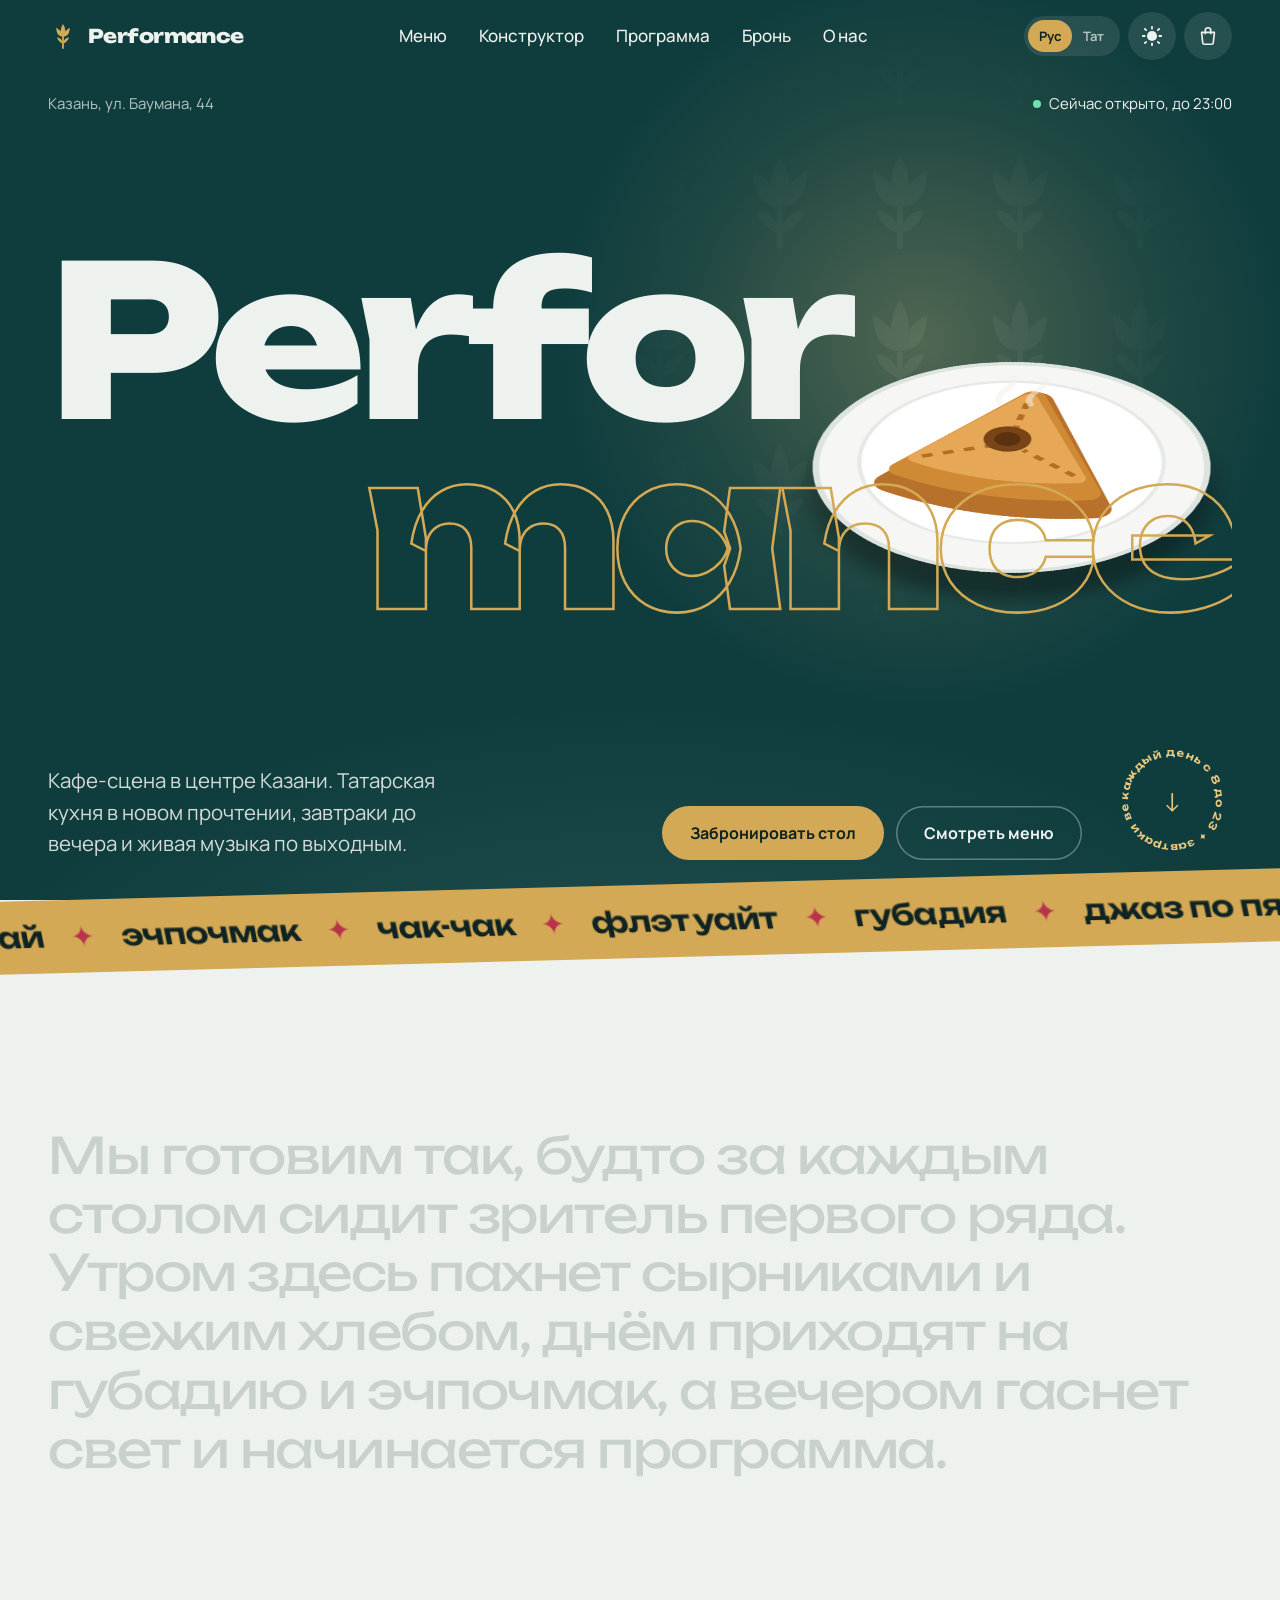
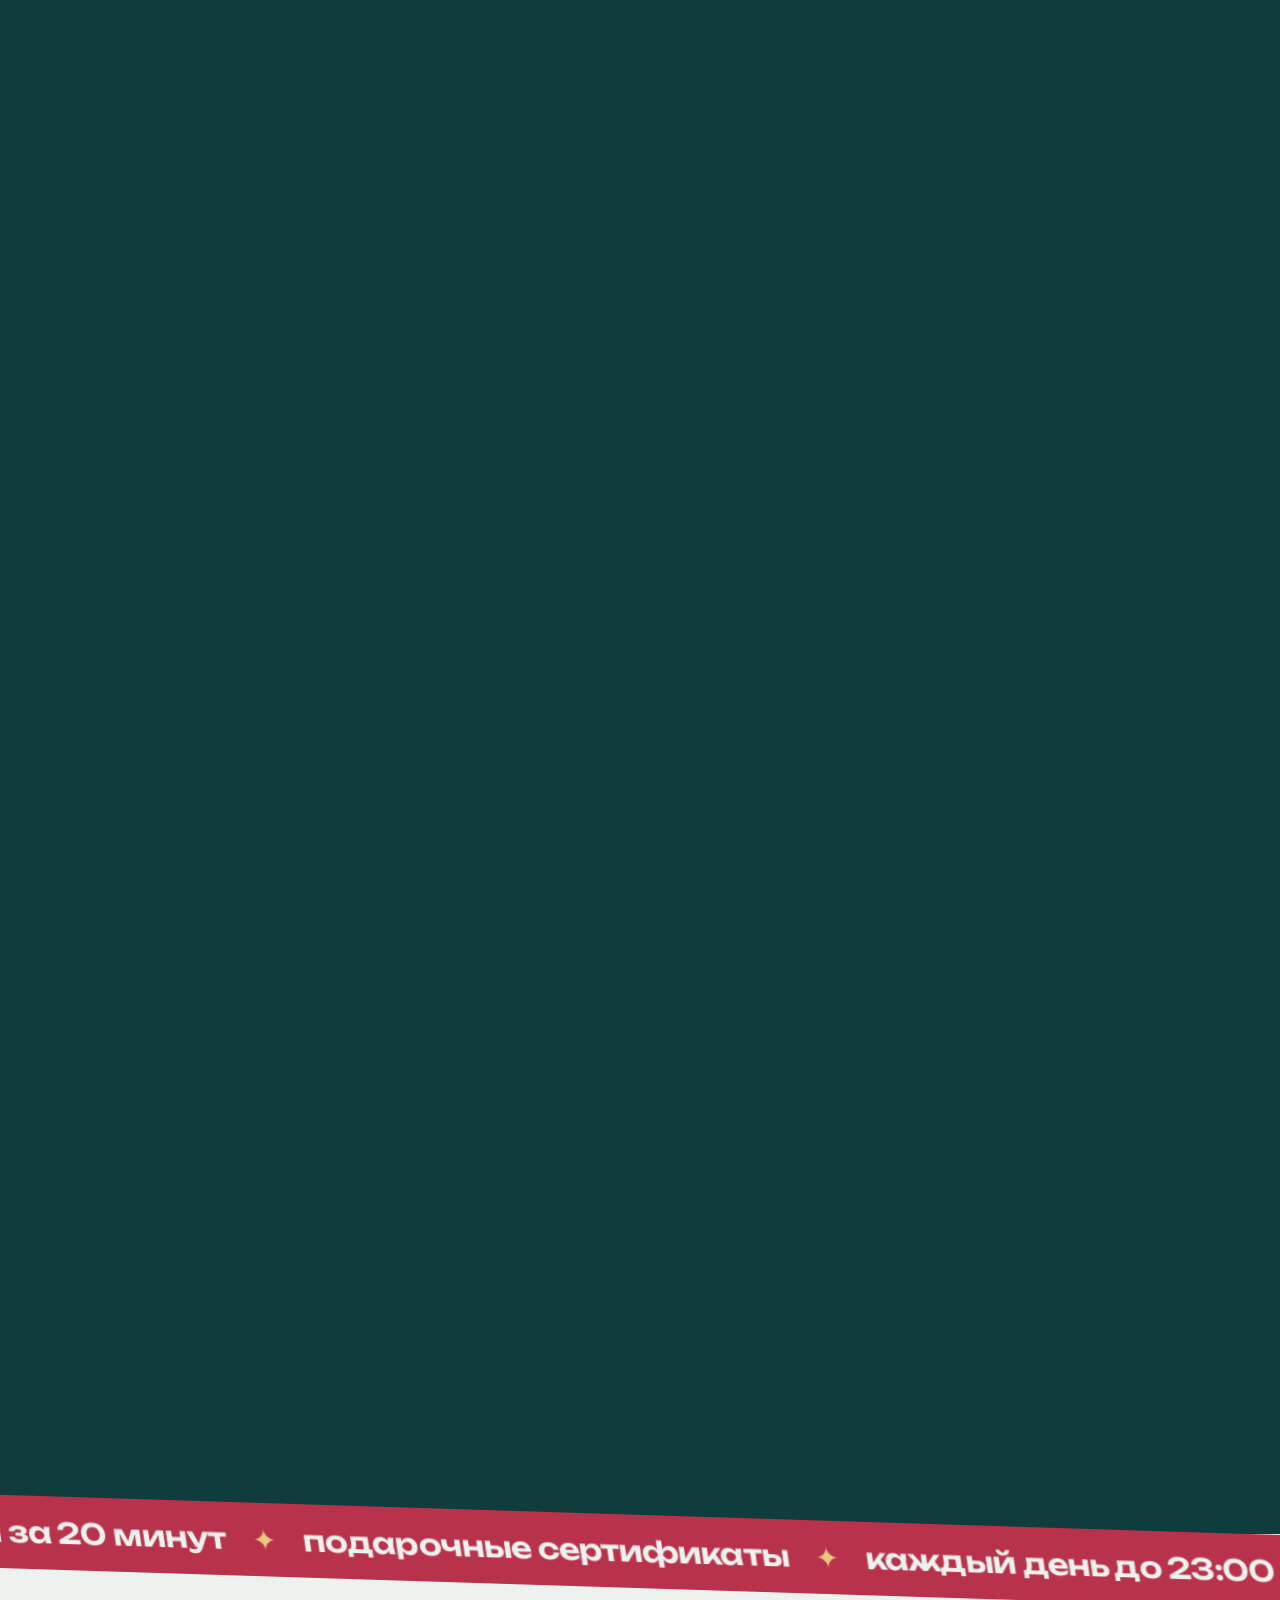
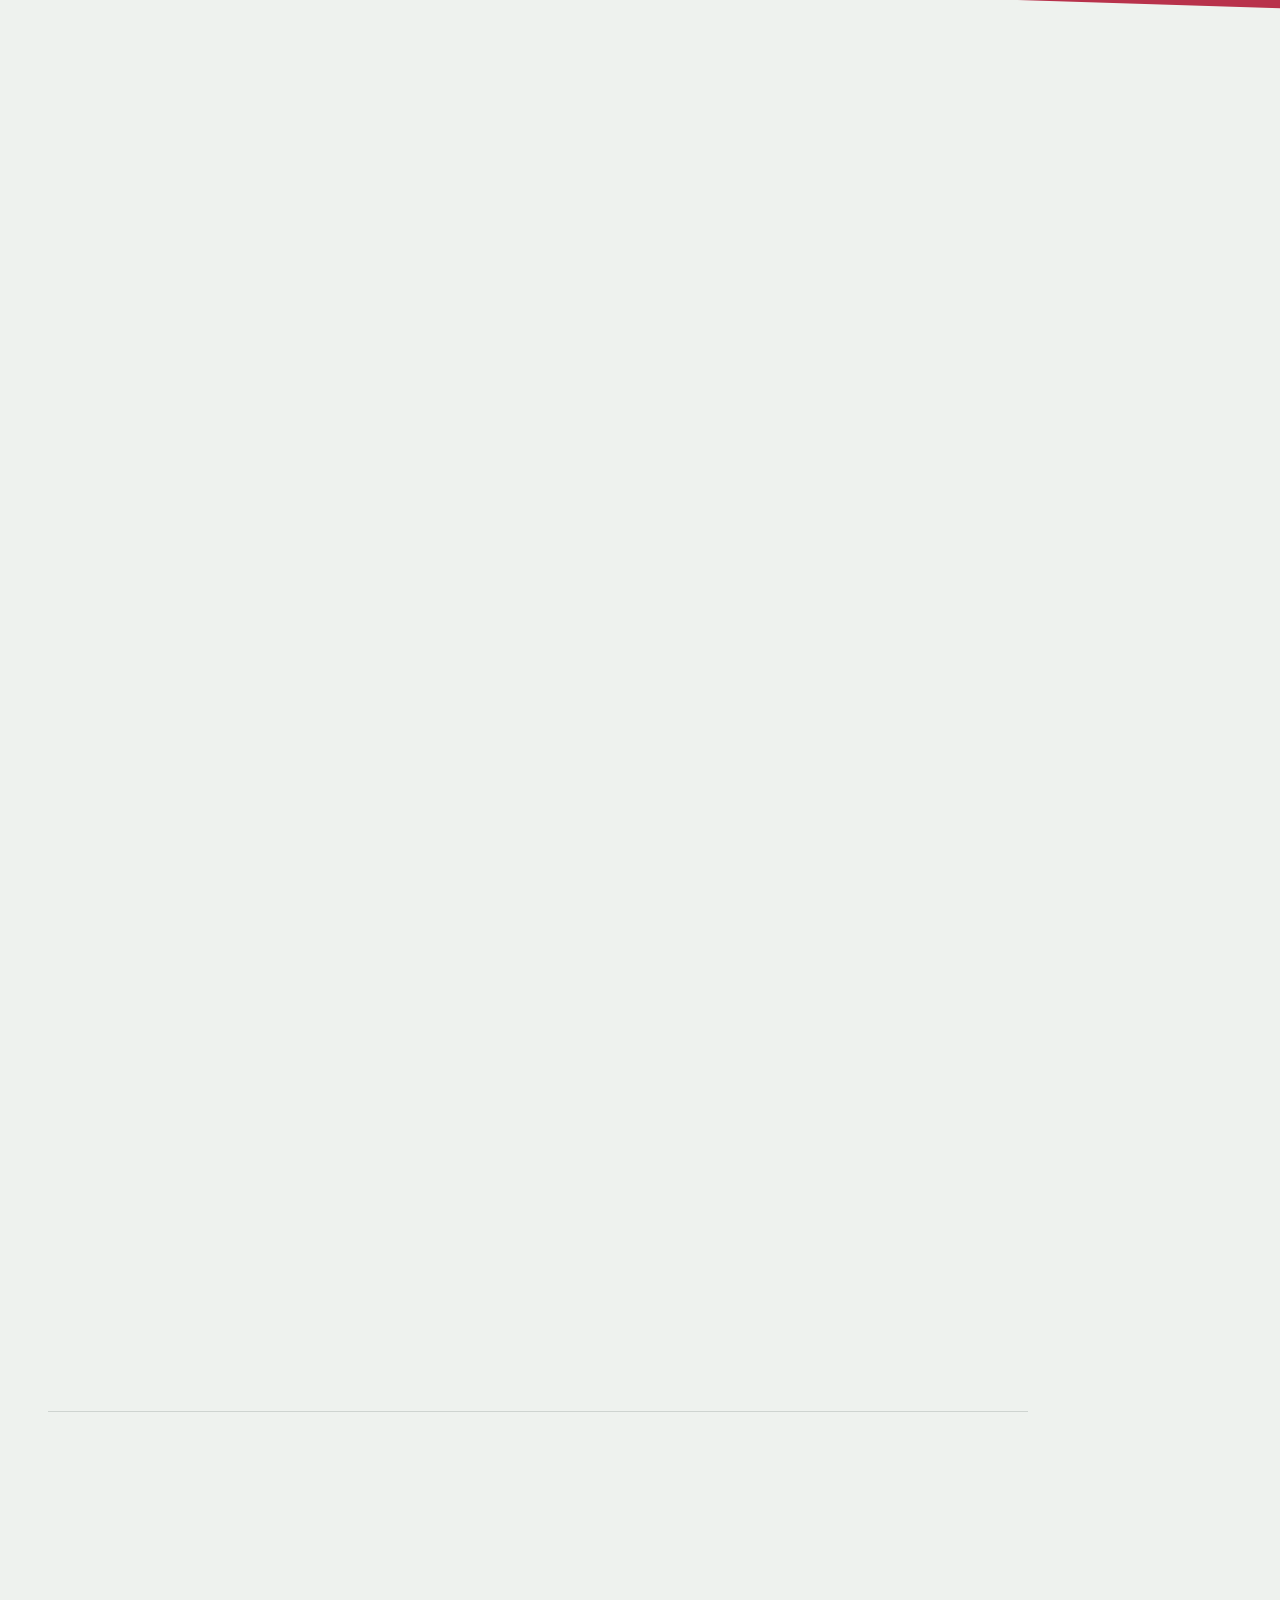
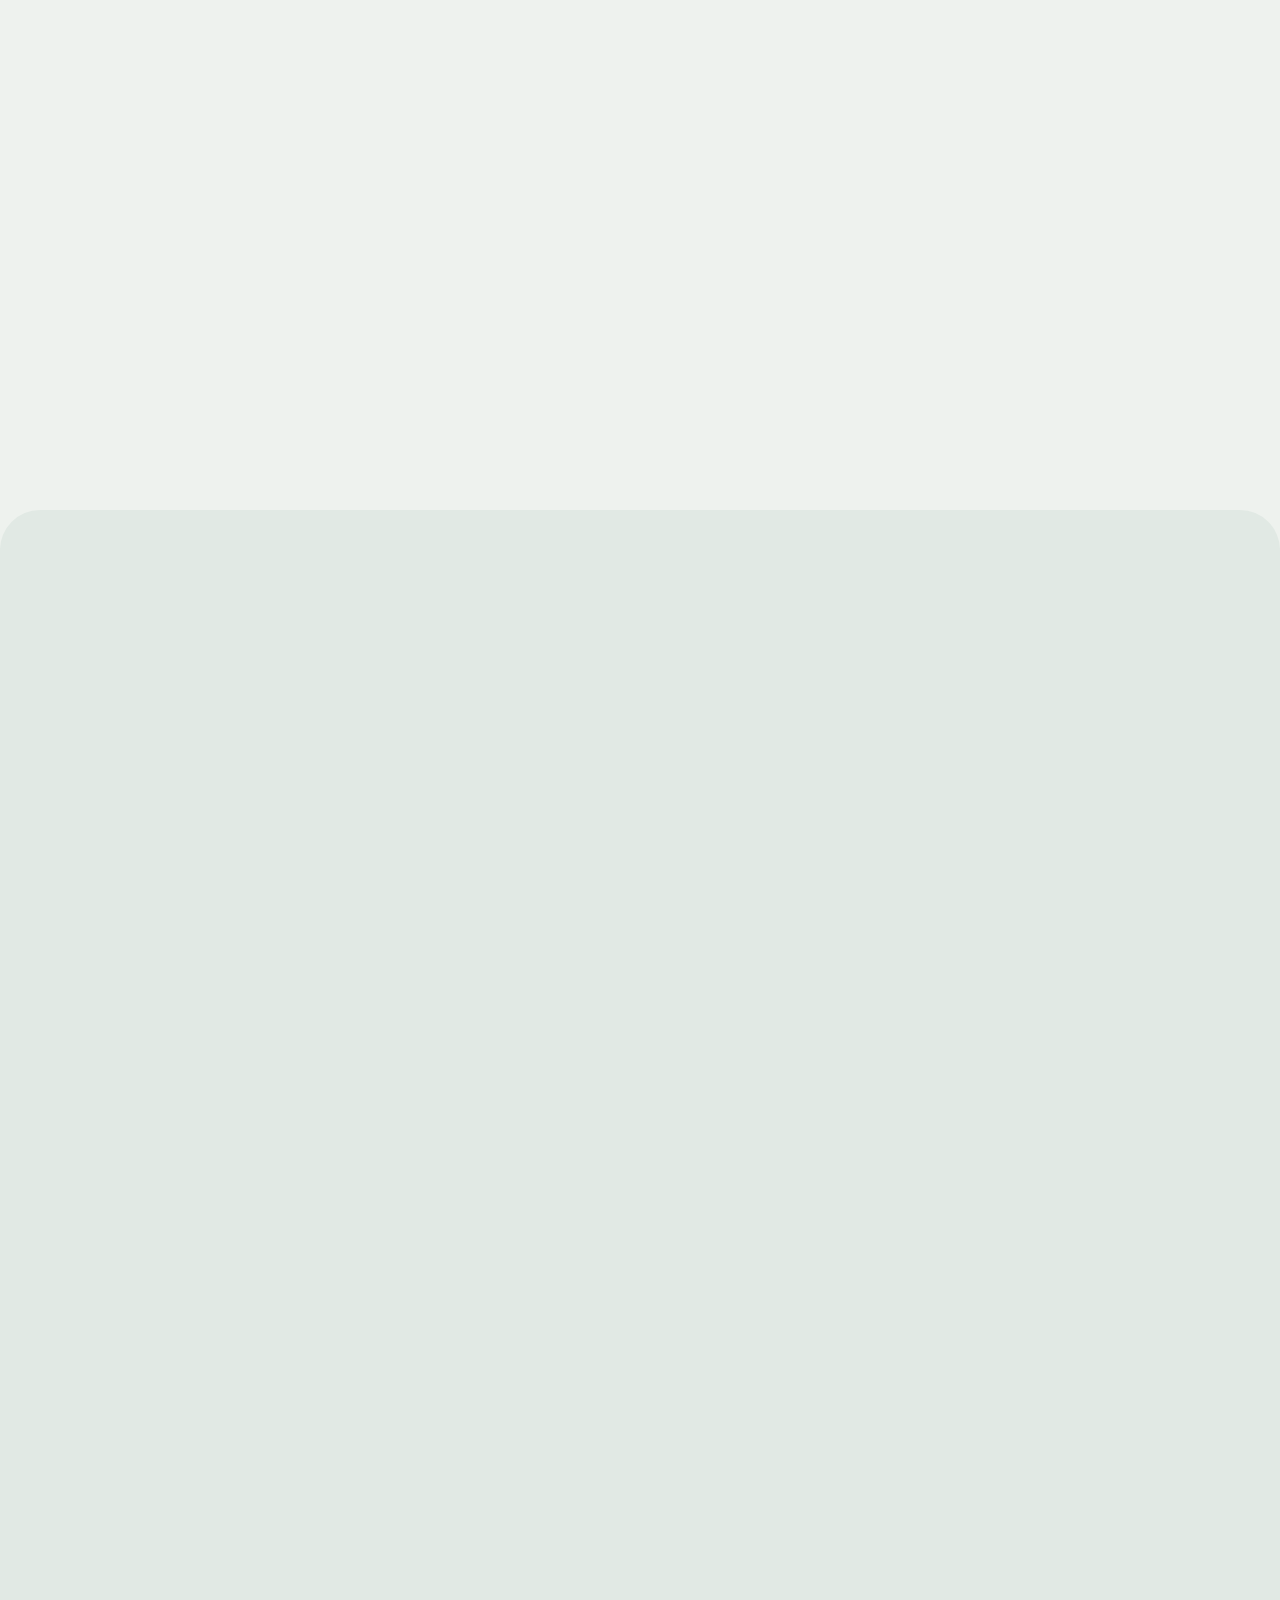
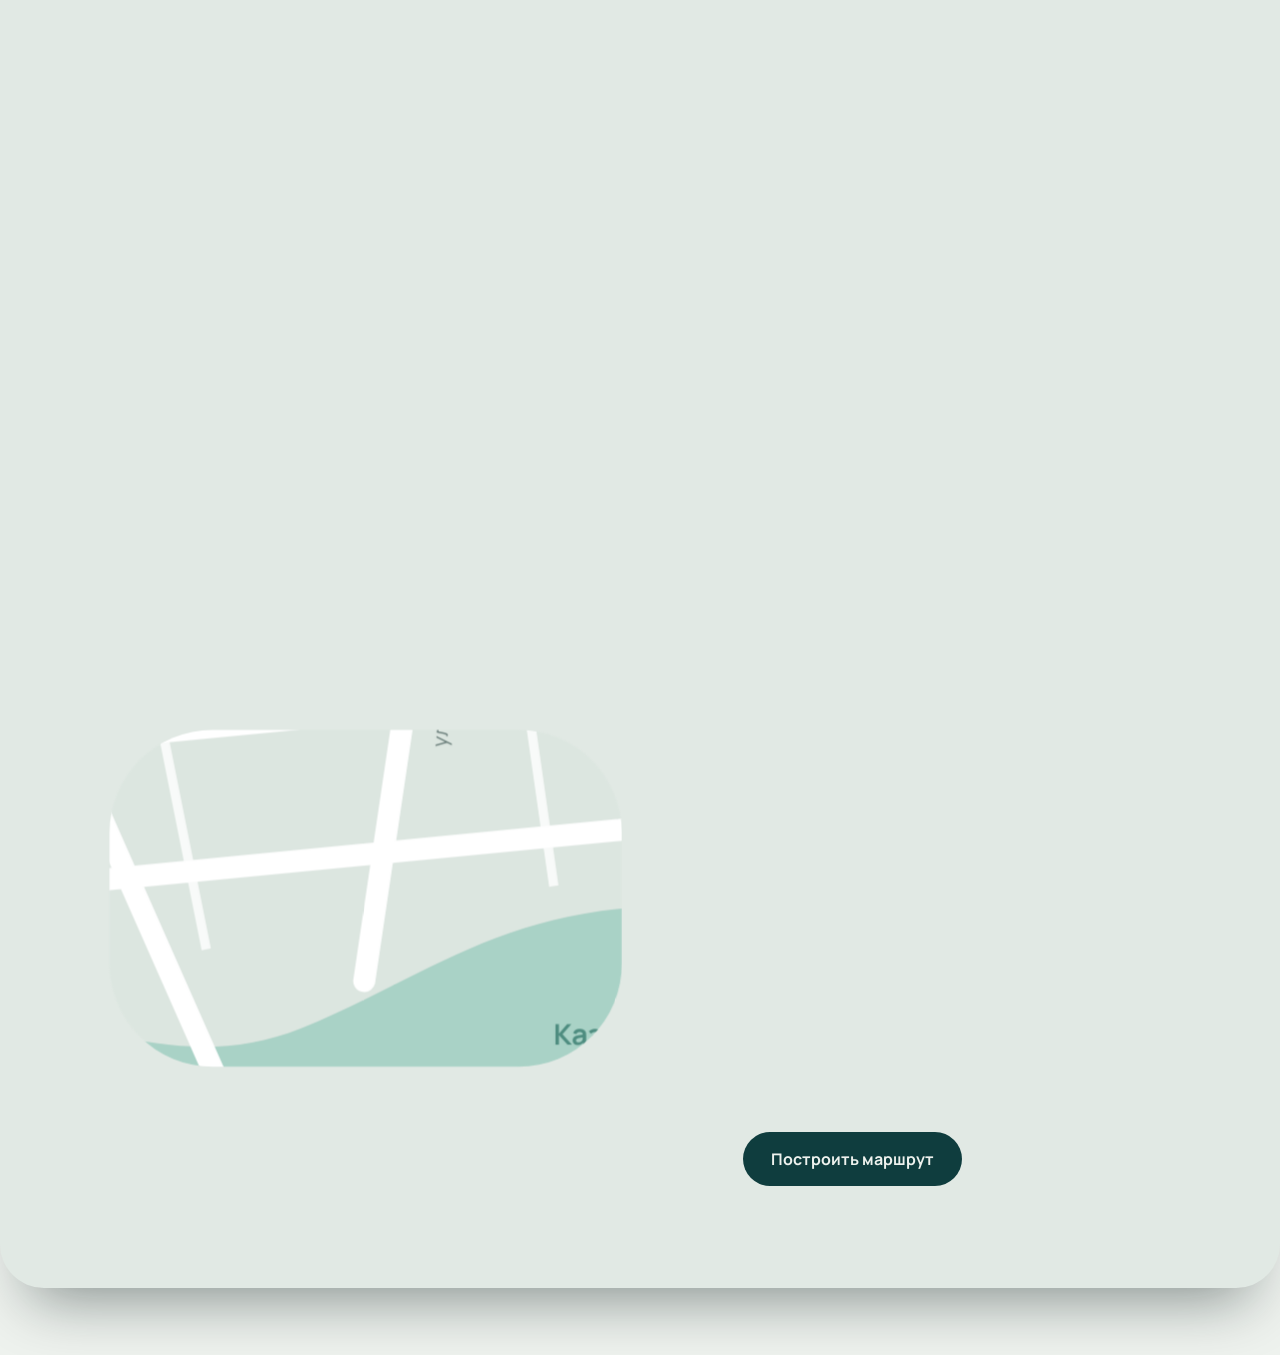
<file: index.html>
<!doctype html>
<html lang="ru">
<head>
  <meta charset="utf-8">
  <meta name="viewport" content="width=device-width, initial-scale=1, viewport-fit=cover">
  <title>Performance — кафе-сцена в Казани</title>
  <meta name="description" content="Performance — кафе-сцена в центре Казани: татарская кухня в новом прочтении, завтраки до вечера и живая музыка по выходным. Учебный проект для портфолио.">
  <meta name="theme-color" content="#0F3D3E">

  <link rel="manifest" href="manifest.webmanifest">
  <link rel="icon" href="icons/favicon.svg" type="image/svg+xml">
  <link rel="icon" href="icons/icon-192.png" type="image/png" sizes="192x192">
  <link rel="apple-touch-icon" href="icons/apple-touch-icon.png">
  <meta name="apple-mobile-web-app-capable" content="yes">
  <meta name="mobile-web-app-capable" content="yes">
  <meta name="apple-mobile-web-app-status-bar-style" content="black-translucent">
  <meta name="apple-mobile-web-app-title" content="Performance">

  <meta property="og:title" content="Performance — кафе-сцена в Казани">
  <meta property="og:description" content="Меню, программа вечеров и бронь стола онлайн.">
  <meta property="og:image" content="icons/og.png">
  <meta property="og:type" content="website">

  <link rel="preconnect" href="https://fonts.googleapis.com">
  <link rel="preconnect" href="https://fonts.gstatic.com" crossorigin>
  <link href="https://fonts.googleapis.com/css2?family=Manrope:wght@400;500;700&family=Unbounded:wght@400;600;800&display=swap" rel="stylesheet">

  <script>
    // тема и язык до загрузки стилей — чтобы не мигало
    (function () {
      var d = document.documentElement; d.classList.add('js');
      try {
        var t = JSON.parse(localStorage.getItem('pf-theme'));
        d.dataset.theme = t || (matchMedia('(prefers-color-scheme: dark)').matches ? 'dark' : 'light');
        if (JSON.parse(localStorage.getItem('pf-lang')) === 'tt') d.lang = 'tt';
      } catch (e) { d.dataset.theme = 'light'; }
    })();
  </script>
  <link rel="stylesheet" href="css/style.css">
  <link rel="stylesheet" href="css/features.css">
  <link rel="stylesheet" href="css/motion.css">
</head>
<body data-page="home">

  <!-- Экран загрузки: чашка наполняется кофе -->
  <div class="loader" aria-hidden="true">
    <div class="loader__cup">
      <svg viewBox="0 0 160 160">
        <defs>
          <clipPath id="cup-clip"><path d="M30 50h84v44a42 42 0 0 1-84 0Z"/></clipPath>
        </defs>
        <g class="loader__steam" fill="none" stroke="#E8C77F" stroke-width="4" stroke-linecap="round">
          <path d="M58 38c-8-10 8-14 0-26"/><path d="M76 38c-8-10 8-14 0-26"/><path d="M94 38c-8-10 8-14 0-26"/>
        </g>
        <g clip-path="url(#cup-clip)">
          <rect x="20" y="40" width="110" height="110" fill="#1C3A39"/>
          <g class="loader__coffee"><path d="M10 150V60q15-8 30 0t30 0 30 0 30 0 30 0V150Z" fill="#9A6440"/><path d="M10 64q15-8 30 0t30 0 30 0 30 0 30 0" fill="none" stroke="#C99A72" stroke-width="4"/></g>
        </g>
        <path d="M30 50h84v44a42 42 0 0 1-84 0Z" fill="none" stroke="#EEF2EE" stroke-width="5" stroke-linejoin="round"/>
        <path d="M114 62h8a16 16 0 0 1 0 32h-10" fill="none" stroke="#EEF2EE" stroke-width="5" stroke-linecap="round"/>
        <path d="M18 142h108" stroke="#EEF2EE" stroke-width="5" stroke-linecap="round"/>
      </svg>
    </div>
    <div class="loader__num"><span id="loader-num">0</span>%</div>
    <div class="loader__word">Performance</div>
  </div>

  <div class="progress" aria-hidden="true"><span></span></div>

  <!-- Шапка -->
  <header class="topbar">
    <a href="#top" class="logo" aria-label="Performance">
      <svg class="logo__mark" viewBox="0 0 40 40" aria-hidden="true"><use href="#tulip"/></svg>
      <span class="logo__word">Performance</span>
    </a>
    <nav class="topnav" aria-label="Разделы" data-i18n-attr="aria-label=nav.label">
      <a href="#menu" data-i18n="nav.menu">Меню</a>
      <a href="#builder" data-i18n="nav.builder">Конструктор</a>
      <a href="#program" data-i18n="nav.program">Программа</a>
      <a href="#booking" data-i18n="nav.booking">Бронь</a>
      <a href="about.html" data-i18n="nav.about">О нас</a>
    </nav>
    <div class="topbar__actions">
      <div class="lang-switch" role="group" aria-label="Язык" data-i18n-attr="aria-label=lang.label">
        <span class="lang-switch__pill" aria-hidden="true"></span>
        <button type="button" data-lang="ru" aria-label="Русский">Рус</button>
        <button type="button" data-lang="tt" aria-label="Татарча">Тат</button>
      </div>
      <button class="icon-btn theme-btn" type="button" data-theme-toggle aria-label="Сменить тему" data-i18n-attr="aria-label=theme.toggle">
        <svg viewBox="0 0 24 24" aria-hidden="true">
          <mask id="moon-mask"><rect width="24" height="24" fill="#fff"/><circle class="theme-btn__cut" cx="17" cy="7" r="6" fill="#000"/></mask>
          <circle class="theme-btn__core" cx="12" cy="12" r="5.5" mask="url(#moon-mask)"/>
          <g class="theme-btn__rays"><path d="M12 2v2M12 20v2M4.2 4.2l1.4 1.4M18.4 18.4l1.4 1.4M2 12h2M20 12h2M4.2 19.8l1.4-1.4M18.4 5.6l1.4-1.4"/></g>
        </svg>
      </button>
      <button class="icon-btn cart-btn" type="button" data-open="cart" aria-label="Корзина" data-i18n-attr="aria-label=cart.title">
        <svg viewBox="0 0 24 24" aria-hidden="true"><path d="M5 8h14l-1.2 11.1a2 2 0 0 1-2 1.9H8.2a2 2 0 0 1-2-1.9L5 8Z"/><path d="M9 10V6a3 3 0 0 1 6 0v4"/></svg>
        <span class="cart-count" hidden>0</span>
      </button>
      <button class="icon-btn burger" type="button" data-open="nav" aria-label="Открыть меню сайта" data-i18n-attr="aria-label=nav.open">
        <span></span><span></span>
      </button>
    </div>
  </header>

  <main id="top">

    <!-- Первый экран -->
    <section class="hero" id="hero">
      <div class="hero__spot" aria-hidden="true"></div>
      <div class="hero__ornament" aria-hidden="true"></div>

      <div class="hero__plate" aria-hidden="true">
        <div class="p3d"><div class="p3d__spin" id="plate3d"></div></div>
      </div>

      <div class="hero__top">
        <p class="hero__place" data-i18n="hero.place">Казань, ул. Баумана, 44</p>
        <p class="hero__status"><i></i><span id="open-status">Открыто до 23:00</span></p>
      </div>

      <h1 class="hero__title" aria-label="Performance">
        <span class="line" aria-hidden="true">Perfor</span>
        <span class="line line--stroke" aria-hidden="true">mance</span>
      </h1>

      <div class="hero__bottom">
        <p class="hero__lead" data-i18n="hero.lead">Кафе-сцена в центре Казани. Татарская кухня в новом прочтении, завтраки до вечера и живая музыка по выходным.</p>
        <div class="hero__cta">
          <a class="btn btn--brass" href="#booking" data-i18n="hero.book">Забронировать стол</a>
          <a class="btn btn--ghost" href="#menu" data-i18n="hero.menu">Смотреть меню</a>
        </div>
      </div>

      <a class="hero__badge" href="#menu" aria-label="Перейти к меню" data-i18n-attr="aria-label=hero.tomenu">
        <svg viewBox="0 0 120 120" aria-hidden="true">
          <defs><path id="circle" d="M60 60 m-44 0 a44 44 0 1 1 88 0 a44 44 0 1 1 -88 0"/></defs>
          <text><textPath href="#circle" data-i18n="hero.badge">каждый день с 8 до 23 ✦ завтраки весь день ✦</textPath></text>
        </svg>
        <span class="hero__badge-arrow">↓</span>
      </a>
    </section>

    <!-- Бегущая строка -->
    <div class="marquee" aria-hidden="true">
      <div class="marquee__track" data-i18n="marquee.1">
        <span>эчпочмак</span><b>✦</b><span>чак-чак</span><b>✦</b><span>флэт уайт</span><b>✦</b><span>губадия</span><b>✦</b><span>джаз по пятницам</span><b>✦</b><span>сырники до вечера</span><b>✦</b><span>татарский чай</span><b>✦</b>
        <span>эчпочмак</span><b>✦</b><span>чак-чак</span><b>✦</b><span>флэт уайт</span><b>✦</b><span>губадия</span><b>✦</b><span>джаз по пятницам</span><b>✦</b><span>сырники до вечера</span><b>✦</b><span>татарский чай</span><b>✦</b>
      </div>
    </div>

    <!-- О кафе -->
    <section class="about" id="about">
      <p class="about__text" data-words data-i18n="about.text">Мы готовим так, будто за каждым столом сидит зритель первого ряда. Утром здесь пахнет сырниками и свежим хлебом, днём приходят на губадию и эчпочмак, а вечером гаснет свет и начинается программа.</p>
      <ul class="about__facts">
        <li><strong>8:00–23:00</strong><span data-i18n="about.f1">без выходных, завтраки весь день</span></li>
        <li><strong data-i18n="about.f2t">60 мест</strong><span data-i18n="about.f2">зал, барная стойка и небольшая сцена</span></li>
        <li><strong data-i18n="about.f3t">5 вечеров</strong><span data-i18n="about.f3">в неделю с музыкой, кино или стендапом</span></li>
      </ul>
      <a class="about__more" href="about.html"><span data-i18n="about.more">Наша история и команда</span><i aria-hidden="true">→</i></a>
    </section>

    <!-- Меню -->
    <section class="menu" id="menu">
      <div class="section-head">
        <h2 class="h-reveal" data-i18n="menu.title">Меню</h2>
        <p data-i18n="menu.lead">Нажмите на блюдо, чтобы узнать подробности. Добавленное в корзину можно забрать с собой.</p>
      </div>

      <div class="menu-tools">
        <label class="search">
          <svg viewBox="0 0 24 24" aria-hidden="true"><circle cx="11" cy="11" r="7"/><path d="M20 20l-4-4"/></svg>
          <input type="search" id="menu-search" placeholder="Найти блюдо" autocomplete="off" data-i18n-attr="placeholder=menu.search,aria-label=menu.search" aria-label="Найти блюдо">
          <button type="button" class="search__clear" id="search-clear" aria-label="Очистить" data-i18n-attr="aria-label=menu.clear" hidden></button>
        </label>
        <div class="filters" role="group" aria-label="Фильтры" data-i18n-attr="aria-label=menu.filters">
          <button type="button" class="filter" data-filter="veg" aria-pressed="false"><span aria-hidden="true">🌿</span><span data-i18n="filter.veg">Без мяса</span></button>
          <button type="button" class="filter" data-filter="spicy" aria-pressed="false"><span aria-hidden="true">🌶️</span><span data-i18n="filter.spicy">Острое</span></button>
          <button type="button" class="filter" data-filter="hit" aria-pressed="false"><span aria-hidden="true">⭐</span><span data-i18n="filter.hit">Хиты</span></button>
          <button type="button" class="filter" data-filter="cheap" aria-pressed="false"><span aria-hidden="true">💸</span><span data-i18n="filter.cheap">До 300 ₽</span></button>
        </div>
        <button type="button" class="quiz-btn" data-open-quiz>
          <span class="quiz-btn__dice" aria-hidden="true">🎲</span><span data-i18n="quiz.open">Что взять?</span>
        </button>
      </div>

      <div class="tabs" role="tablist" aria-label="Категории меню" data-i18n-attr="aria-label=menu.cats">
        <span class="tabs__pill" aria-hidden="true"></span>
      </div>
      <p class="menu__found" id="menu-found" aria-live="polite"></p>
      <div class="dishes" id="dishes"></div>
      <div class="menu__empty" id="menu-empty" hidden>
        <svg viewBox="0 0 200 200" aria-hidden="true"><circle cx="100" cy="108" r="80" fill="var(--line-soft)"/><circle cx="100" cy="100" r="80" fill="var(--card)"/><circle cx="100" cy="100" r="60" fill="none" stroke="var(--line)" stroke-width="2"/><path d="M80 92q6-8 12 0M108 92q6-8 12 0M84 124q16-10 32 0" stroke="var(--text-2)" stroke-width="4" fill="none" stroke-linecap="round"/></svg>
        <p data-i18n="menu.empty">Ничего не нашлось. Попробуйте другое слово или снимите фильтры.</p>
        <button type="button" class="btn btn--dark" id="reset-filters" data-i18n="menu.reset">Сбросить поиск</button>
      </div>
    </section>

    <!-- Конструктор завтрака -->
    <section class="builder" id="builder">
      <div class="section-head">
        <h2 class="h-reveal" data-i18n="builder.title">Соберите завтрак</h2>
        <p data-i18n="builder.lead">Выберите основу, добавки и напиток. Тарелка соберётся у вас на глазах, а цена посчитается сама.</p>
      </div>
      <div class="builder__grid">
        <div class="builder__steps">
          <fieldset class="bstep">
            <legend><i>1</i><span data-i18n="builder.base">Основа</span></legend>
            <div class="bopts" id="b-bases"></div>
          </fieldset>
          <fieldset class="bstep">
            <legend><i>2</i><span data-i18n="builder.toppings">Добавки</span> <em data-i18n="builder.upto">до 4</em></legend>
            <div class="bopts bopts--small" id="b-toppings"></div>
          </fieldset>
          <fieldset class="bstep">
            <legend><i>3</i><span data-i18n="builder.drink">Напиток</span></legend>
            <div class="bopts bopts--small" id="b-drinks"></div>
          </fieldset>
        </div>
        <div class="builder__stage">
          <div class="builder__plate" id="b-plate" aria-hidden="true"></div>
          <div class="builder__sum">
            <div>
              <p class="builder__list" id="b-list"></p>
              <p class="builder__price"><span id="b-price">0</span> ₽</p>
            </div>
            <button type="button" class="btn btn--brass" id="b-add" data-i18n="builder.add">В корзину</button>
          </div>
        </div>
      </div>
    </section>

    <!-- Программа -->
    <section class="program" id="program">
      <div class="program__pin">
        <div class="program__head">
          <h2 class="h-reveal" data-i18n="program.title">Программа недели</h2>
          <p data-i18n="program.lead">Вход свободный. Столы у сцены лучше бронировать заранее.</p>
        </div>
        <div class="program__track" id="events"></div>
      </div>
    </section>

    <div class="marquee marquee--alt" aria-hidden="true">
      <div class="marquee__track" data-i18n="marquee.2">
        <span>бронь онлайн</span><b>✦</b><span>живая музыка</span><b>✦</b><span>с собой за 20 минут</span><b>✦</b><span>подарочные сертификаты</span><b>✦</b><span>каждый день до 23:00</span><b>✦</b>
        <span>бронь онлайн</span><b>✦</b><span>живая музыка</span><b>✦</b><span>с собой за 20 минут</span><b>✦</b><span>подарочные сертификаты</span><b>✦</b><span>каждый день до 23:00</span><b>✦</b>
      </div>
    </div>

    <!-- Подарочный сертификат -->
    <section class="gift" id="gift">
      <div class="section-head">
        <h2 class="h-reveal" data-i18n="gift.title">Подарочный сертификат</h2>
        <p data-i18n="gift.lead">Выберите сумму и открытку, подпишите — и скачайте готовую картинку, чтобы отправить в мессенджере.</p>
      </div>
      <div class="gift__grid">
        <form class="gift__form" id="gift-form" novalidate>
          <fieldset class="field">
            <legend data-i18n="gift.amount">Сумма</legend>
            <div class="chips chips--wide" id="g-amounts"></div>
            <label class="gift__custom"><span data-i18n="gift.other">Своя сумма</span>
              <input type="number" id="g-custom" min="500" max="50000" step="100" inputmode="numeric" placeholder="1500">
            </label>
            <small class="field__error"></small>
          </fieldset>
          <fieldset class="field">
            <legend data-i18n="gift.design">Открытка</legend>
            <div class="swatches" id="g-designs"></div>
          </fieldset>
          <div class="field">
            <label for="g-to" data-i18n="gift.to">Кому</label>
            <input type="text" id="g-to" maxlength="28" placeholder="Лейсан" data-i18n-attr="placeholder=gift.toPh">
          </div>
          <div class="field">
            <label for="g-from" data-i18n="gift.from">От кого</label>
            <input type="text" id="g-from" maxlength="28" placeholder="Руслан" data-i18n-attr="placeholder=gift.fromPh">
          </div>
          <div class="field">
            <label for="g-msg"><span data-i18n="gift.msg">Пожелание</span> <em id="g-count">0/90</em></label>
            <textarea id="g-msg" rows="2" maxlength="90" placeholder="С днём рождения! Приходи на джаз в пятницу." data-i18n-attr="placeholder=gift.msgPh"></textarea>
          </div>
        </form>
        <div class="gift__stage">
          <div class="gcard" id="g-card" tabindex="0" role="button" aria-label="Перевернуть открытку" data-i18n-attr="aria-label=gift.flip">
            <div class="gcard__inner">
              <div class="gcard__face gcard__front" id="g-front"></div>
              <div class="gcard__face gcard__back" id="g-back"></div>
            </div>
          </div>
          <div class="gift__actions">
            <button type="button" class="btn btn--ghost-dark" id="g-flip" data-i18n="gift.flipBtn">Перевернуть</button>
            <button type="button" class="btn btn--brass" id="g-download" data-i18n="gift.download">Скачать открытку</button>
          </div>
          <p class="gift__demo" data-i18n="gift.demo">Демо: сертификат учебный, код не действует.</p>
        </div>
      </div>
    </section>

    <!-- Вопросы -->
    <section class="faq" id="faq">
      <div class="section-head">
        <h2 class="h-reveal" data-i18n="faq.title">Гостям</h2>
        <p data-i18n="faq.lead">Ответы на то, о чём чаще всего спрашивают по телефону.</p>
      </div>
      <div class="faq__list" id="faq-list"></div>
    </section>

    <!-- Бронь -->
    <section class="booking" id="booking">
      <div class="booking__intro">
        <h2 class="h-reveal" data-i18n="booking.title">Бронь стола</h2>
        <p data-i18n="booking.lead">Выберите день, время, число гостей и стол на схеме зала. Держим стол 15 минут после назначенного времени.</p>
        <div class="my-bookings" id="my-bookings" hidden>
          <h3 data-i18n="booking.mine">Ваши брони</h3>
          <ul></ul>
        </div>
      </div>

      <form class="booking__form" id="booking-form" novalidate>
        <div class="field">
          <label for="b-date" data-i18n="booking.date">Дата</label>
          <input type="date" id="b-date" name="date" required>
          <small class="field__error"></small>
        </div>

        <fieldset class="field">
          <legend data-i18n="booking.time">Время</legend>
          <div class="chips" id="b-times"></div>
          <small class="field__error"></small>
        </fieldset>

        <div class="field field--row">
          <span class="field__label" id="guests-label" data-i18n="booking.guests">Гостей</span>
          <div class="stepper" role="group" aria-labelledby="guests-label">
            <button type="button" data-step="-1" aria-label="Меньше гостей" data-i18n-attr="aria-label=booking.less">−</button>
            <output id="b-guests">2</output>
            <button type="button" data-step="1" aria-label="Больше гостей" data-i18n-attr="aria-label=booking.more">+</button>
          </div>
        </div>

        <fieldset class="field">
          <legend data-i18n="booking.table">Стол</legend>
          <div class="hall" id="hall">
            <div class="hall__legend">
              <span><i class="dot dot--free"></i><span data-i18n="hall.free">свободен</span></span>
              <span><i class="dot dot--busy"></i><span data-i18n="hall.busy">занят</span></span>
              <span><i class="dot dot--sel"></i><span data-i18n="hall.sel">ваш</span></span>
            </div>
            <div class="hall__map" id="hall-map"></div>
            <p class="hall__info" id="hall-info" aria-live="polite"></p>
          </div>
          <small class="field__error"></small>
        </fieldset>

        <div class="field">
          <label for="b-name" data-i18n="booking.name">Имя</label>
          <input type="text" id="b-name" name="name" autocomplete="given-name" maxlength="40" placeholder="Как к вам обращаться" data-i18n-attr="placeholder=booking.namePh" required>
          <small class="field__error"></small>
        </div>

        <div class="field">
          <label for="b-phone" data-i18n="booking.phone">Телефон</label>
          <input type="tel" id="b-phone" name="phone" autocomplete="tel" inputmode="tel" placeholder="+7 (___) ___-__-__" required>
          <small class="field__error"></small>
        </div>

        <div class="field">
          <label for="b-note"><span data-i18n="booking.note">Пожелания</span> <em data-i18n="booking.optional">необязательно</em></label>
          <textarea id="b-note" name="note" rows="2" maxlength="200" placeholder="День рождения, детский стул, аллергия" data-i18n-attr="placeholder=booking.notePh"></textarea>
        </div>

        <button class="btn btn--brass btn--wide" type="submit" data-i18n="booking.submit">Забронировать стол</button>
        <p class="booking__demo" data-i18n="booking.demo">Демо-версия: бронь сохраняется только в вашем браузере.</p>
      </form>
    </section>

    <!-- Контакты -->
    <section class="contacts" id="contacts">
      <div class="contacts__map" aria-hidden="true">
        <svg viewBox="0 0 600 420" preserveAspectRatio="xMidYMid slice">
          <rect width="600" height="420" fill="#DCE6E0"/>
          <path d="M-20 300 C 90 250, 160 330, 260 290 S 420 180, 620 230 L620 300 C 450 260, 380 360, 260 350 S 80 330, -20 360Z" fill="#A9D2C6"/>
          <g stroke="#fff" stroke-width="14" fill="none" stroke-linecap="round">
            <path d="M60 -10 L 250 420"/><path d="M-10 120 L 610 60"/><path d="M340 -10 L 300 260"/><path d="M-10 210 L 610 150"/><path d="M470 -10 L 540 240"/>
          </g>
          <g stroke="#fff" stroke-width="6" fill="none" opacity=".8">
            <path d="M150 -10 L 200 240"/><path d="M-10 40 L 600 0"/><path d="M400 60 L 420 200"/>
          </g>
          <text x="420" y="300" font-size="18" fill="#4E8D80" font-family="Manrope, sans-serif" font-weight="700">Казанка</text>
          <text x="352" y="112" font-size="13" fill="#6A7E7A" font-family="Manrope, sans-serif" transform="rotate(-84 352 112)">ул. Баумана</text>
        </svg>
        <div class="pin"><span></span></div>
      </div>
      <div class="contacts__info">
        <h2 class="h-reveal" data-i18n="contacts.title">Как нас найти</h2>
        <dl>
          <div><dt data-i18n="contacts.addr">Адрес</dt><dd data-i18n="contacts.addrV">Казань, ул. Баумана, 44<br>5 минут пешком от метро «Площадь Тукая»</dd></div>
          <div><dt data-i18n="contacts.hours">Часы</dt><dd data-i18n="contacts.hoursV">Каждый день с 8:00 до 23:00</dd></div>
          <div><dt data-i18n="contacts.phone">Телефон</dt><dd><a href="tel:+78430000000">+7 (843) 000-00-00</a></dd></div>
        </dl>
        <a class="btn btn--dark" id="route-link" target="_blank" rel="noopener" href="https://yandex.ru/maps/?text=%D0%9A%D0%B0%D0%B7%D0%B0%D0%BD%D1%8C%2C%20%D1%83%D0%BB%D0%B8%D1%86%D0%B0%20%D0%91%D0%B0%D1%83%D0%BC%D0%B0%D0%BD%D0%B0%2C%2044" data-i18n="contacts.route">Построить маршрут</a>
      </div>
    </section>
  </main>

  <footer class="footer">
    <div class="footer__word" aria-hidden="true">Performance</div>
    <div class="footer__row">
      <p class="footer__note" data-i18n="footer.note">Учебный проект для портфолио. Кафе вымышленное, заказы и брони никуда не отправляются.</p>
      <div class="footer__links">
        <a href="about.html" data-i18n="nav.about">О нас</a>
        <a href="admin.html" data-i18n="footer.admin">Для сотрудников</a>
        <button class="link-btn" type="button" data-install data-i18n="install.btn">Установить приложение</button>
        <a href="https://github.com/bogomol499" target="_blank" rel="noopener" data-i18n="footer.github">GitHub автора</a>
      </div>
    </div>
    <p class="footer__copy">© <span data-year>2026</span> Performance, <span data-i18n="footer.city">Казань</span></p>
  </footer>

  <!-- ===== Выдвижные панели ===== -->
  <div class="backdrop" data-close></div>

  <aside class="drawer drawer--nav" id="nav" aria-hidden="true" role="dialog" aria-modal="true" aria-label="Меню сайта" data-i18n-attr="aria-label=nav.site">
    <div class="drawer__bar">
      <span class="logo__word">Performance</span>
      <button class="icon-btn close-btn" type="button" data-close aria-label="Закрыть" data-i18n-attr="aria-label=common.close"></button>
    </div>
    <nav class="bignav">
      <a href="#menu"><span data-i18n="nav.menu">Меню</span></a>
      <a href="#builder"><span data-i18n="nav.builder">Конструктор</span></a>
      <a href="#program"><span data-i18n="nav.program">Программа</span></a>
      <a href="#gift"><span data-i18n="nav.gift">Сертификаты</span></a>
      <a href="#booking"><span data-i18n="nav.bookingLong">Бронь стола</span></a>
      <a href="about.html"><span data-i18n="nav.about">О нас</span></a>
    </nav>
    <div class="drawer__foot">
      <p data-i18n="nav.info">Казань, ул. Баумана, 44<br>Каждый день с 8:00 до 23:00</p>
      <div class="lang-switch" role="group" aria-label="Язык" data-i18n-attr="aria-label=lang.label">
        <span class="lang-switch__pill" aria-hidden="true"></span>
        <button type="button" data-lang="ru" aria-label="Русский">Рус</button>
        <button type="button" data-lang="tt" aria-label="Татарча">Тат</button>
      </div>
      <button class="btn btn--brass" type="button" data-install data-i18n="install.btn">Установить приложение</button>
    </div>
  </aside>

  <aside class="drawer drawer--cart" id="cart" aria-hidden="true" role="dialog" aria-modal="true" aria-label="Корзина" data-i18n-attr="aria-label=cart.title">
    <div class="drawer__bar">
      <h2 data-i18n="cart.title">Корзина</h2>
      <button class="icon-btn close-btn" type="button" data-close aria-label="Закрыть" data-i18n-attr="aria-label=common.close"></button>
    </div>
    <div class="cart__body">
      <ul class="cart__list" id="cart-list"></ul>
      <div class="cart__empty" id="cart-empty">
        <svg viewBox="0 0 200 200" aria-hidden="true"><circle cx="100" cy="108" r="80" fill="var(--line-soft)"/><circle cx="100" cy="100" r="80" fill="var(--card)"/><circle cx="100" cy="100" r="60" fill="none" stroke="var(--line)" stroke-width="2"/></svg>
        <p data-i18n="cart.empty">Здесь пока пусто. Загляните в меню и добавьте что-нибудь.</p>
        <a class="btn btn--dark" href="#menu" data-close data-i18n="cart.toMenu">Открыть меню</a>
      </div>
    </div>
    <div class="cart__foot" id="cart-foot">
      <div class="cart__who">
        <input type="text" id="c-name" maxlength="40" placeholder="Ваше имя" aria-label="Ваше имя" data-i18n-attr="placeholder=cart.name,aria-label=cart.name">
        <input type="tel" id="c-phone" inputmode="tel" placeholder="+7 (___) ___-__-__" aria-label="Телефон" data-i18n-attr="aria-label=booking.phone">
      </div>
      <p class="cart__err" id="cart-err" role="alert"></p>
      <label class="cart__pickup"><span data-i18n="cart.pickup">Заберу</span>
        <select id="pickup">
          <option value="20" data-i18n="cart.p20">через 20 минут</option>
          <option value="40" data-i18n="cart.p40">через 40 минут</option>
          <option value="60" data-i18n="cart.p60">через час</option>
        </select>
      </label>
      <div class="cart__total"><span data-i18n="cart.total">Итого</span><strong id="cart-total">0 ₽</strong></div>
      <button class="btn btn--brass btn--wide" type="button" id="checkout" data-i18n="cart.checkout">Оформить самовывоз</button>
    </div>
  </aside>

  <div class="sheet" id="dish" aria-hidden="true" role="dialog" aria-modal="true" aria-labelledby="dish-name">
    <button class="icon-btn close-btn close-btn--float" type="button" data-close aria-label="Закрыть" data-i18n-attr="aria-label=common.close"></button>
    <div class="sheet__handle" aria-hidden="true"></div>
    <div class="dish-sheet__art" id="dish-art"></div>
    <div class="dish-sheet__body">
      <p class="dish-sheet__meta" id="dish-meta"></p>
      <h2 id="dish-name"></h2>
      <p id="dish-desc"></p>
      <div class="dish-sheet__buy">
        <div class="stepper stepper--light" role="group" aria-label="Количество" data-i18n-attr="aria-label=common.qty">
          <button type="button" data-qty="-1" aria-label="Меньше" data-i18n-attr="aria-label=common.less">−</button>
          <output id="dish-qty">1</output>
          <button type="button" data-qty="1" aria-label="Больше" data-i18n-attr="aria-label=common.more">+</button>
        </div>
        <button class="btn btn--brass" type="button" id="dish-add">Добавить</button>
      </div>
    </div>
  </div>

  <div class="sheet sheet--quiz" id="quiz" aria-hidden="true" role="dialog" aria-modal="true" aria-labelledby="quiz-title">
    <button class="icon-btn close-btn close-btn--float" type="button" data-close aria-label="Закрыть" data-i18n-attr="aria-label=common.close"></button>
    <div class="sheet__handle" aria-hidden="true"></div>
    <div class="quiz">
      <div class="quiz__progress" aria-hidden="true"><span id="quiz-bar"></span></div>
      <h2 id="quiz-title" class="visually-hidden" data-i18n="quiz.open">Что взять?</h2>
      <div class="quiz__viewport" id="quiz-body"></div>
    </div>
  </div>

  <div class="sheet sheet--done" id="done" aria-hidden="true" role="dialog" aria-modal="true" aria-labelledby="done-title">
    <div class="sheet__handle" aria-hidden="true"></div>
    <svg class="done__check" viewBox="0 0 80 80" aria-hidden="true"><circle cx="40" cy="40" r="36"/><path d="M24 41l11 11 21-23"/></svg>
    <h2 id="done-title"></h2>
    <p id="done-text"></p>
    <p class="done__demo" data-i18n="done.demo">Это демо-версия сайта: данные никуда не отправляются.</p>
    <button class="btn btn--dark btn--wide" type="button" data-close data-i18n="common.ok">Хорошо</button>
  </div>

  <div class="sheet" id="install" aria-hidden="true" role="dialog" aria-modal="true" aria-labelledby="install-title">
    <button class="icon-btn close-btn close-btn--float" type="button" data-close aria-label="Закрыть" data-i18n-attr="aria-label=common.close"></button>
    <div class="sheet__handle" aria-hidden="true"></div>
    <div class="install">
      <img src="icons/icon-192.png" alt="" width="72" height="72">
      <h2 id="install-title" data-i18n="install.title">Performance на экране телефона</h2>
      <p data-i18n="install.text">Сайт можно установить как приложение: иконка на главном экране, открывается без адресной строки, меню доступно без интернета.</p>
      <div class="install__cols">
        <div>
          <h3>iPhone, Safari</h3>
          <ol data-i18n="install.ios"><li>Нажмите кнопку «Поделиться» внизу экрана.</li><li>Выберите «На экран Домой».</li><li>Нажмите «Добавить».</li></ol>
        </div>
        <div>
          <h3>Android, Chrome</h3>
          <ol data-i18n="install.android"><li>Откройте меню ⋮ справа вверху.</li><li>Выберите «Установить приложение» или «Добавить на гл. экран».</li><li>Подтвердите установку.</li></ol>
        </div>
      </div>
    </div>
  </div>

  <div class="toast" id="toast" role="status" aria-live="polite"></div>

  <svg width="0" height="0" style="position:absolute" aria-hidden="true">
    <symbol id="tulip" viewBox="0 0 40 40">
      <path d="M20 36V20" stroke="currentColor" stroke-width="2.4" fill="none" stroke-linecap="round"/>
      <path d="M20 30c-4-1-7-4-8-8 4 0 7 3 8 8Zm0 0c4-1 7-4 8-8-4 0-7 3-8 8Z" fill="currentColor"/>
      <path d="M20 21c-6 0-9-5-9-12 3 2 5 3 6 5 0-4 1-7 3-10 2 3 3 6 3 10 1-2 3-3 6-5 0 7-3 12-9 12Z" fill="currentColor"/>
    </symbol>
  </svg>

  <script src="js/data.js"></script>
  <script src="js/i18n.js"></script>
  <script src="js/art.js"></script>
  <script src="js/core.js"></script>
  <script src="js/app.js"></script>
  <script src="js/motion.js"></script>
</body>
</html>
</file>
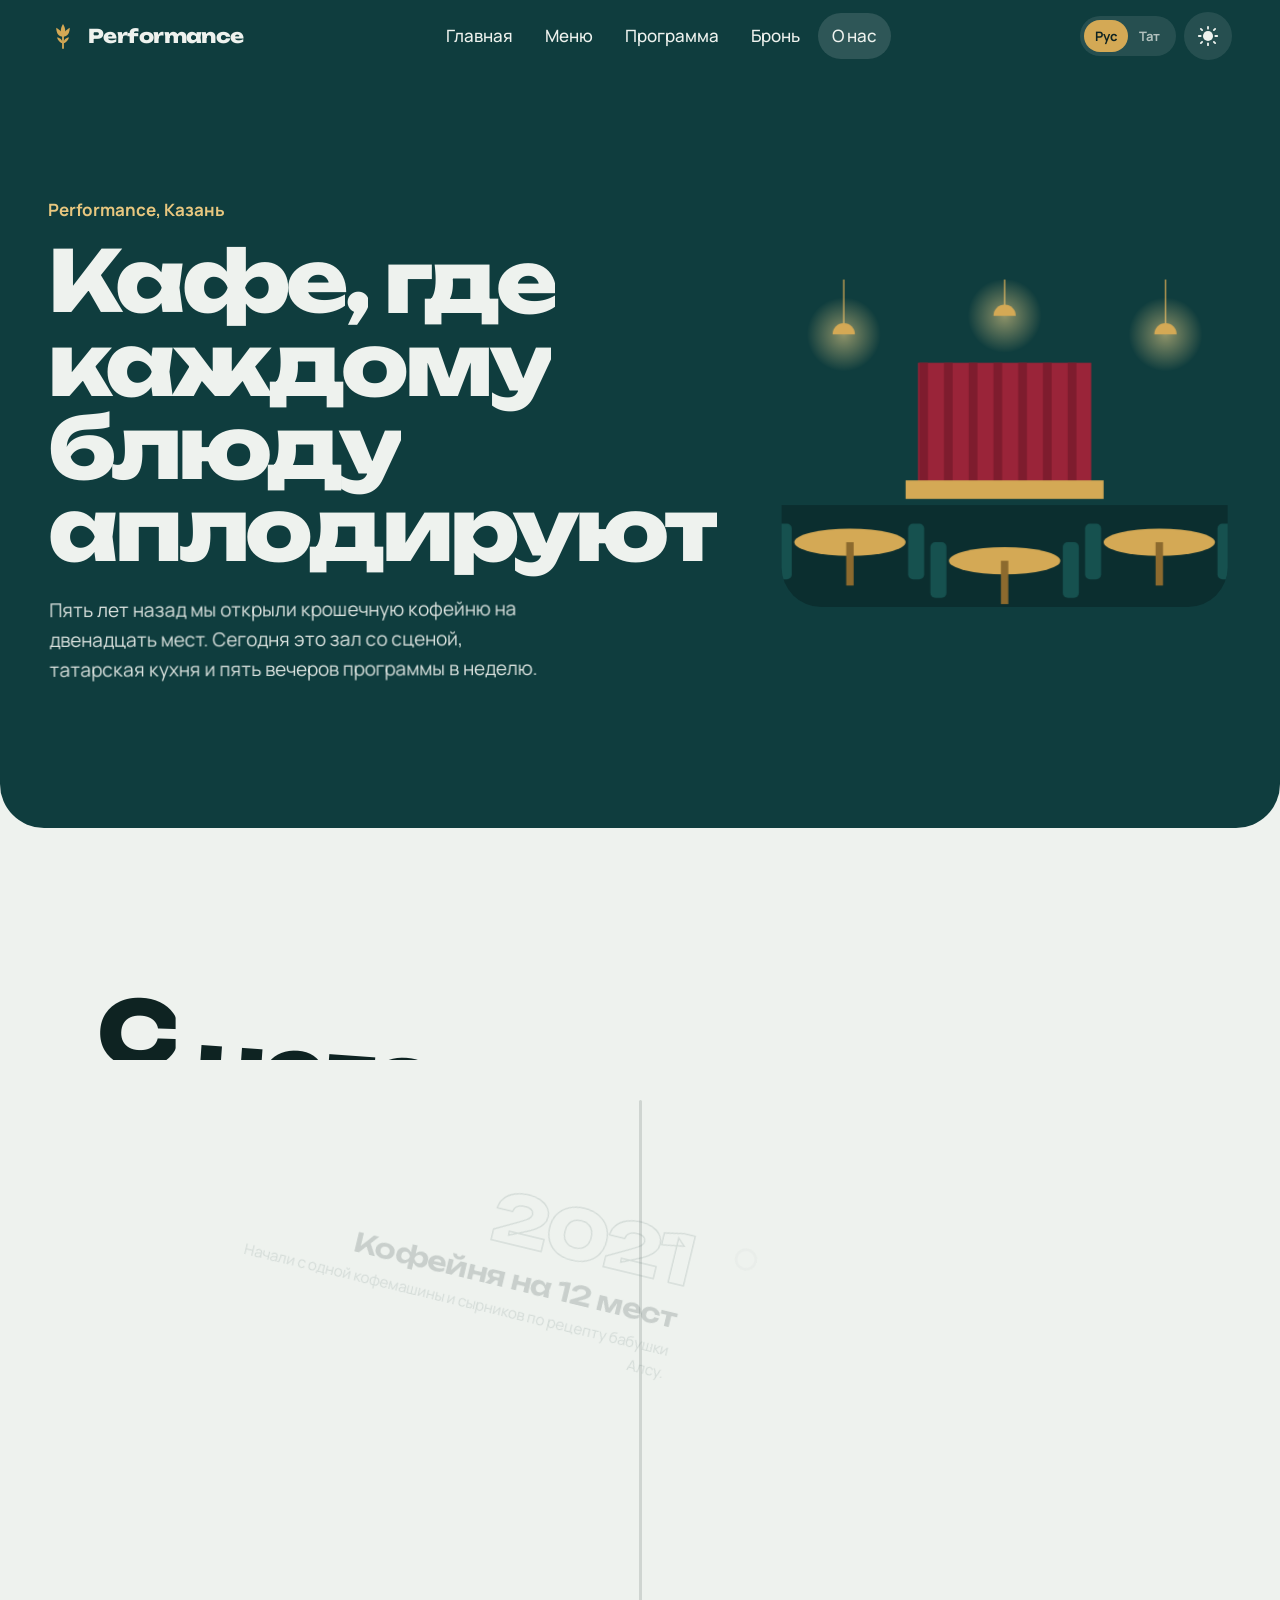
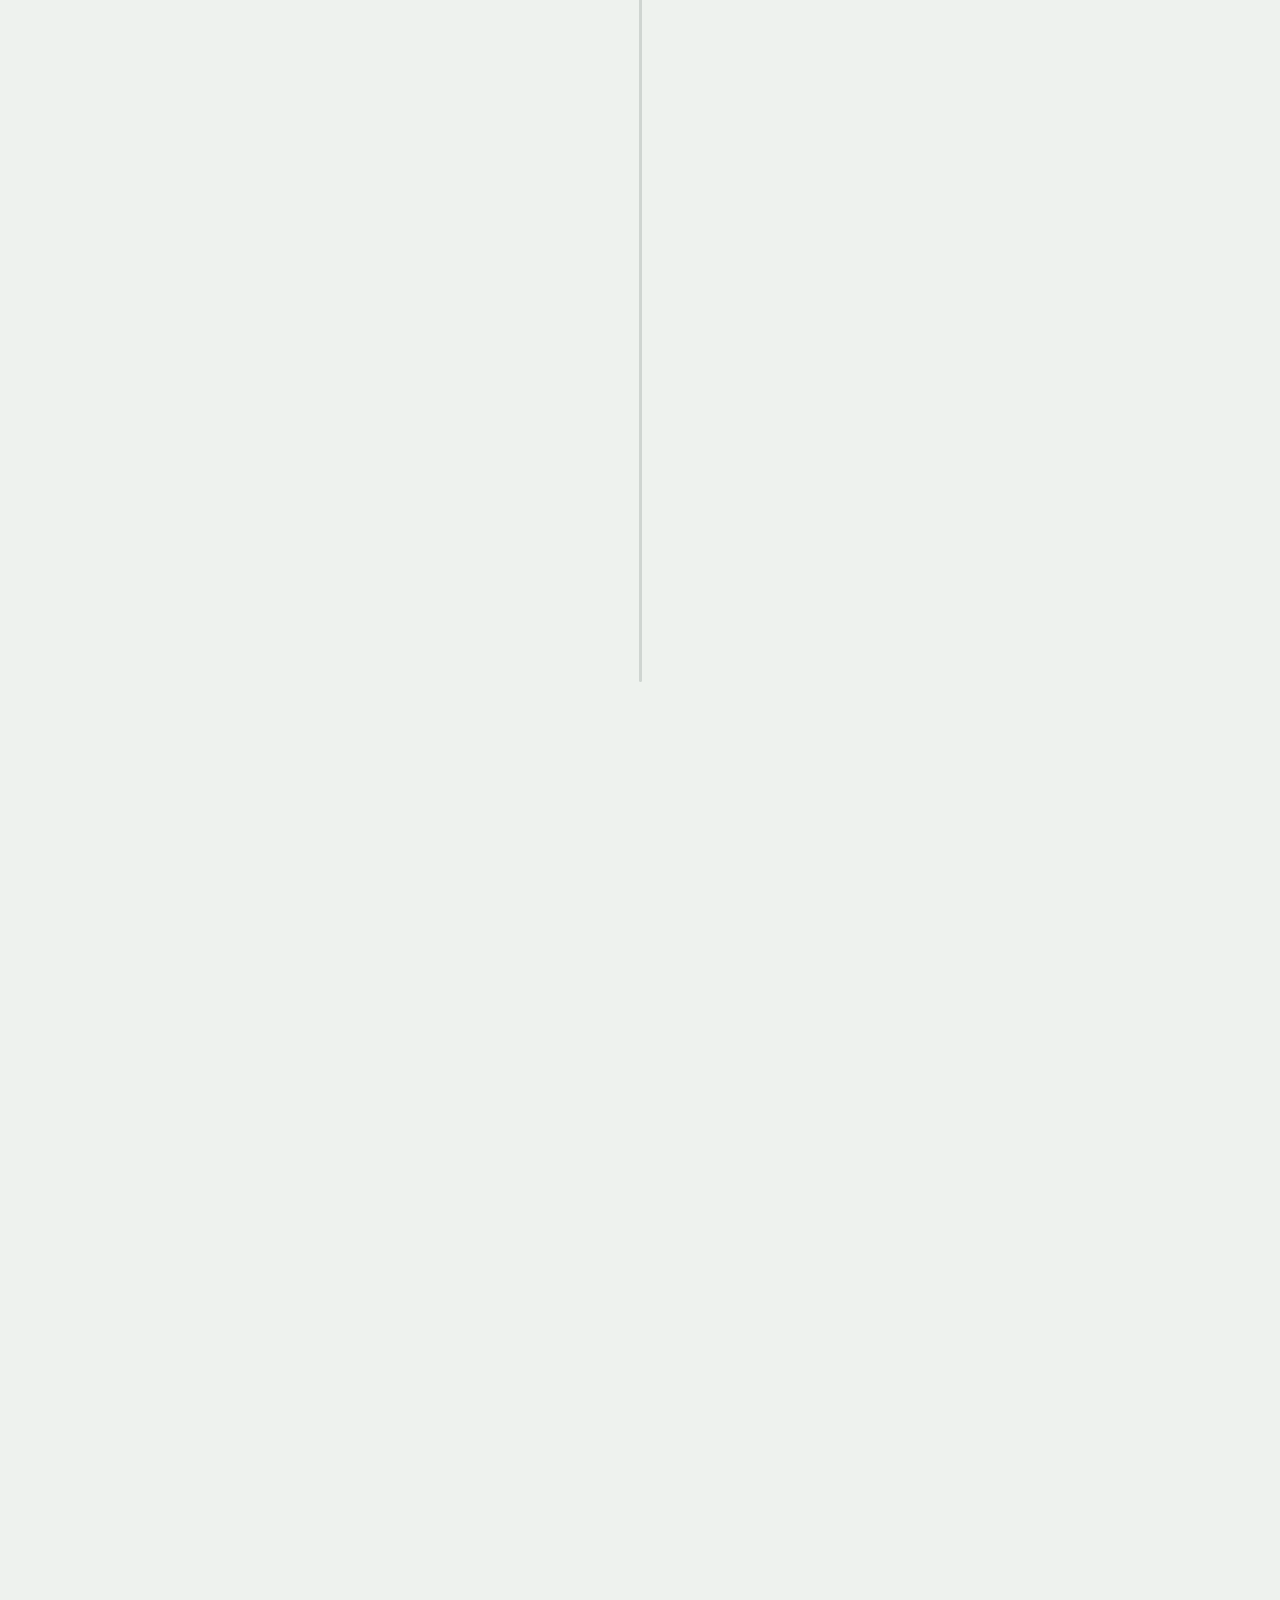
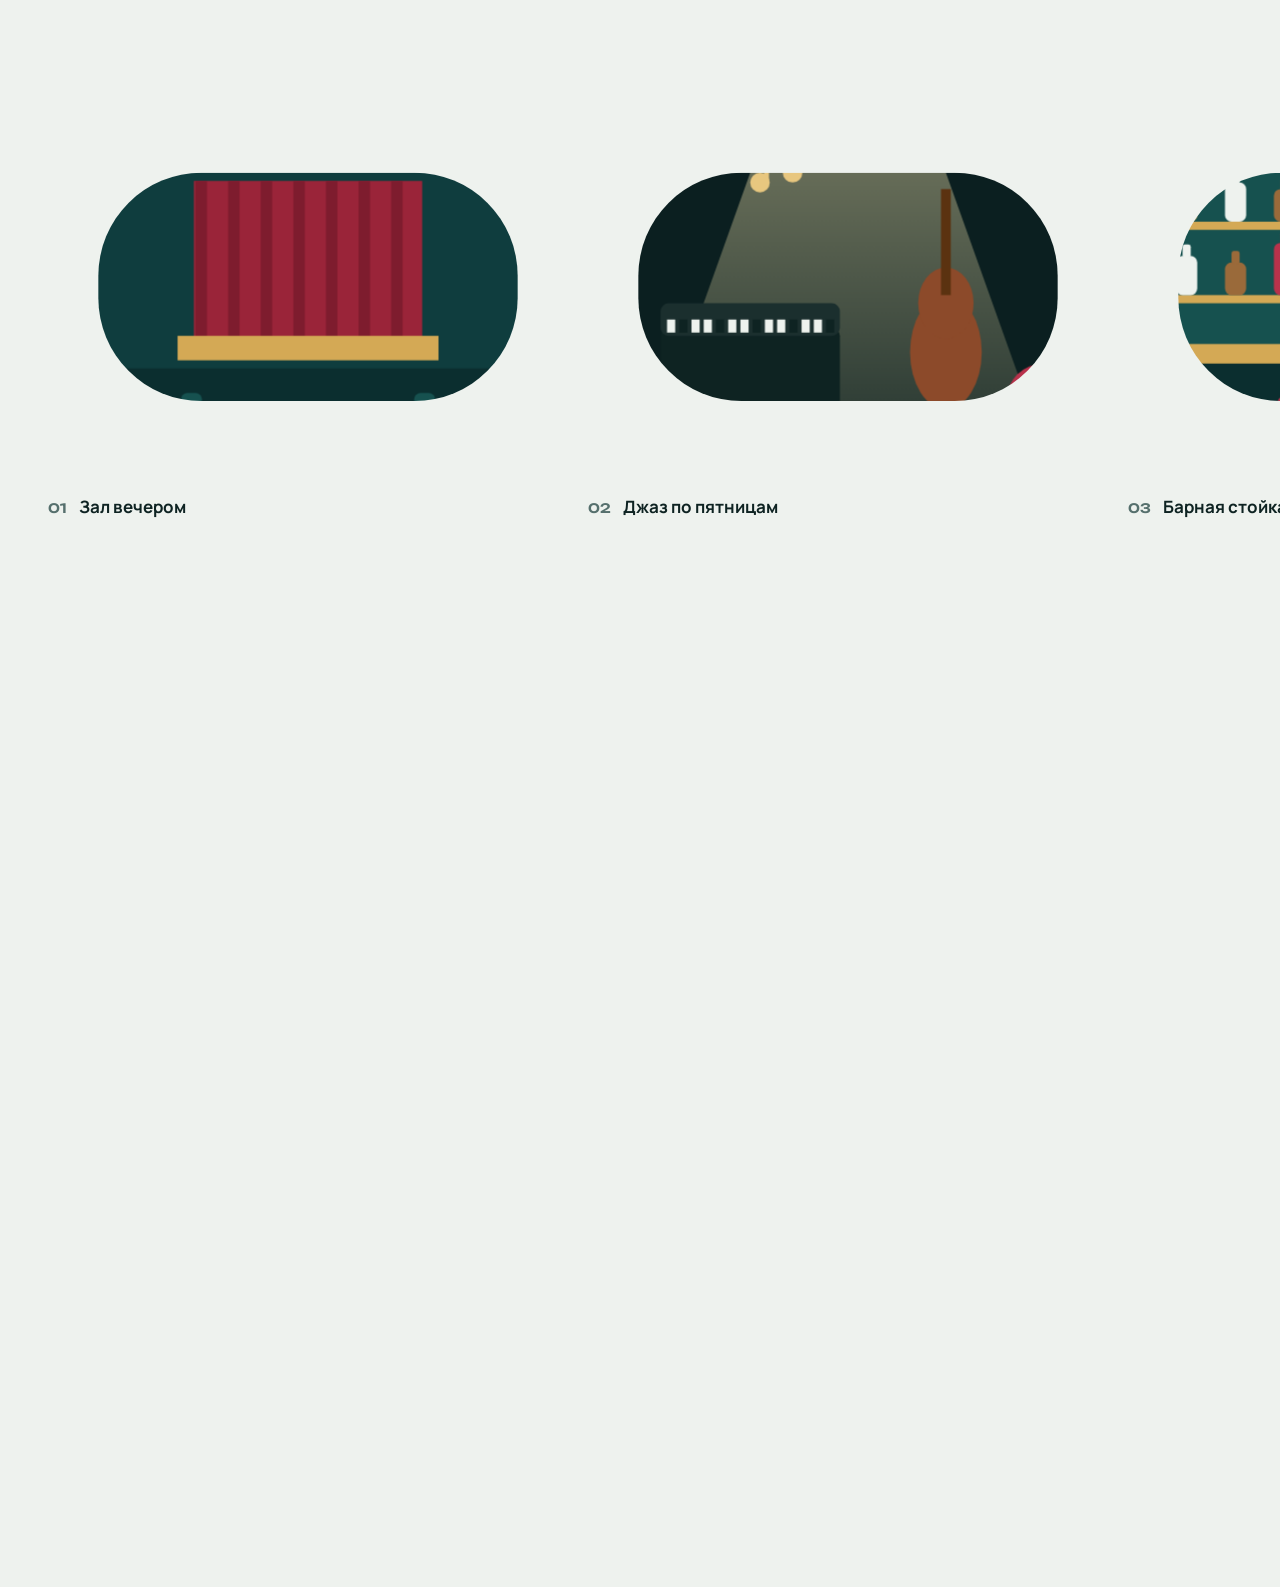
<file: about.html>
<!doctype html>
<html lang="ru">
<head>
  <meta charset="utf-8">
  <meta name="viewport" content="width=device-width, initial-scale=1, viewport-fit=cover">
  <title>О нас — Performance, Казань</title>
  <meta name="description" content="История кафе-сцены Performance в Казани, команда и галерея. Учебный проект для портфолио.">
  <meta name="theme-color" content="#0F3D3E">
  <link rel="manifest" href="manifest.webmanifest">
  <link rel="icon" href="icons/favicon.svg" type="image/svg+xml">
  <link rel="apple-touch-icon" href="icons/apple-touch-icon.png">
  <meta property="og:title" content="О нас — Performance, Казань">
  <meta property="og:image" content="icons/og.png">
  <link rel="preconnect" href="https://fonts.googleapis.com">
  <link rel="preconnect" href="https://fonts.gstatic.com" crossorigin>
  <link href="https://fonts.googleapis.com/css2?family=Manrope:wght@400;500;700&family=Unbounded:wght@400;600;800&display=swap" rel="stylesheet">
  <script>
    (function () {
      var d = document.documentElement; d.classList.add('js');
      try {
        var t = JSON.parse(localStorage.getItem('pf-theme'));
        d.dataset.theme = t || (matchMedia('(prefers-color-scheme: dark)').matches ? 'dark' : 'light');
        if (JSON.parse(localStorage.getItem('pf-lang')) === 'tt') d.lang = 'tt';
      } catch (e) { d.dataset.theme = 'light'; }
    })();
  </script>
  <link rel="stylesheet" href="css/style.css">
  <link rel="stylesheet" href="css/features.css">
  <link rel="stylesheet" href="css/pages.css">
  <link rel="stylesheet" href="css/motion.css">
</head>
<body data-page="about">

  <div class="progress" aria-hidden="true"><span></span></div>

  <header class="topbar">
    <a href="index.html" class="logo" aria-label="Performance">
      <svg class="logo__mark" viewBox="0 0 40 40" aria-hidden="true"><use href="#tulip"/></svg>
      <span class="logo__word">Performance</span>
    </a>
    <nav class="topnav" aria-label="Разделы" data-i18n-attr="aria-label=nav.label">
      <a href="index.html" data-i18n="nav.home">Главная</a>
      <a href="index.html#menu" data-i18n="nav.menu">Меню</a>
      <a href="index.html#program" data-i18n="nav.program">Программа</a>
      <a href="index.html#booking" data-i18n="nav.booking">Бронь</a>
      <a href="about.html" aria-current="page" data-i18n="nav.about">О нас</a>
    </nav>
    <div class="topbar__actions">
      <div class="lang-switch" role="group" aria-label="Язык" data-i18n-attr="aria-label=lang.label">
        <span class="lang-switch__pill" aria-hidden="true"></span>
        <button type="button" data-lang="ru" aria-label="Русский">Рус</button>
        <button type="button" data-lang="tt" aria-label="Татарча">Тат</button>
      </div>
      <button class="icon-btn theme-btn" type="button" data-theme-toggle aria-label="Сменить тему" data-i18n-attr="aria-label=theme.toggle">
        <svg viewBox="0 0 24 24" aria-hidden="true">
          <mask id="moon-mask"><rect width="24" height="24" fill="#fff"/><circle class="theme-btn__cut" cx="17" cy="7" r="6" fill="#000"/></mask>
          <circle class="theme-btn__core" cx="12" cy="12" r="5.5" mask="url(#moon-mask)"/>
          <g class="theme-btn__rays"><path d="M12 2v2M12 20v2M4.2 4.2l1.4 1.4M18.4 18.4l1.4 1.4M2 12h2M20 12h2M4.2 19.8l1.4-1.4M18.4 5.6l1.4-1.4"/></g>
        </svg>
      </button>
      <button class="icon-btn burger" type="button" data-open="nav" aria-label="Открыть меню сайта" data-i18n-attr="aria-label=nav.open">
        <span></span><span></span>
      </button>
    </div>
  </header>

  <main id="top">
    <section class="ab-hero">
      <div class="ab-hero__text">
        <p class="ab-hero__kicker" data-i18n="ab.kicker">Performance, Казань</p>
        <h1 class="h-reveal ab-hero__title" data-i18n="ab.title">Кафе, где каждому блюду аплодируют</h1>
        <p class="page-lead" data-i18n="ab.lead">Пять лет назад мы открыли крошечную кофейню на двенадцать мест. Сегодня это зал со сценой, татарская кухня и пять вечеров программы в неделю.</p>
      </div>
      <div class="ab-hero__art" id="ab-hero-art"></div>
    </section>

    <section class="ab-history">
      <div class="ab-head">
        <h2 class="h-reveal" data-i18n="ab.history">С чего всё началось</h2>
      </div>
      <div class="tl" id="timeline">
        <div class="tl__line" aria-hidden="true"><span></span></div>
        <ol class="tl__list" id="tl-list"></ol>
      </div>
    </section>

    <section class="ab-team">
      <div class="section-head">
        <h2 class="h-reveal" data-i18n="ab.team">Команда</h2>
        <p data-i18n="ab.teamLead">Люди, благодаря которым Performance работает. Кафе вымышленное, и команда тоже, но рецепты настоящие.</p>
      </div>
      <div class="team" id="team"></div>
    </section>

    <section class="ab-gallery">
      <div class="section-head">
        <h2 class="h-reveal" data-i18n="ab.gallery">Галерея</h2>
        <p data-i18n="ab.galleryLead">Тяните ленту или листайте стрелками. Нажмите на картинку, чтобы открыть её крупно.</p>
      </div>
      <div class="gallery" id="gallery">
        <div class="gallery__track" id="gallery-track"></div>
      </div>
      <div class="gallery__nav">
        <button type="button" class="icon-btn gallery__btn" data-gal="-1" aria-label="Назад" data-i18n-attr="aria-label=ab.prev">←</button>
        <div class="gallery__bar" aria-hidden="true"><span id="gallery-bar"></span></div>
        <button type="button" class="icon-btn gallery__btn" data-gal="1" aria-label="Вперёд" data-i18n-attr="aria-label=ab.next">→</button>
      </div>
    </section>

    <section class="ab-cta">
      <div class="ab-cta__inner">
        <h2 class="h-reveal" data-i18n="ab.cta">Приходите в гости</h2>
        <p data-i18n="ab.ctaText">Забронируйте стол у сцены или закажите завтрак с собой.</p>
        <div class="ab-cta__btns">
          <a class="btn btn--brass" href="index.html#booking" data-i18n="hero.book">Забронировать стол</a>
          <a class="btn btn--ghost" href="index.html#menu" data-i18n="hero.menu">Смотреть меню</a>
        </div>
      </div>
    </section>
  </main>

  <footer class="footer">
    <div class="footer__word" aria-hidden="true">Performance</div>
    <div class="footer__row">
      <p class="footer__note" data-i18n="footer.note">Учебный проект для портфолио. Кафе вымышленное, заказы и брони никуда не отправляются.</p>
      <div class="footer__links">
        <a href="index.html" data-i18n="nav.home">Главная</a>
        <a href="admin.html" data-i18n="footer.admin">Для сотрудников</a>
        <a href="https://github.com/bogomol499" target="_blank" rel="noopener" data-i18n="footer.github">GitHub автора</a>
      </div>
    </div>
    <p class="footer__copy">© <span data-year>2026</span> Performance, <span data-i18n="footer.city">Казань</span></p>
  </footer>

  <div class="backdrop" data-close></div>

  <aside class="drawer drawer--nav" id="nav" aria-hidden="true" role="dialog" aria-modal="true" aria-label="Меню сайта" data-i18n-attr="aria-label=nav.site">
    <div class="drawer__bar">
      <span class="logo__word">Performance</span>
      <button class="icon-btn close-btn" type="button" data-close aria-label="Закрыть" data-i18n-attr="aria-label=common.close"></button>
    </div>
    <nav class="bignav">
      <a href="index.html"><span data-i18n="nav.home">Главная</span></a>
      <a href="index.html#menu"><span data-i18n="nav.menu">Меню</span></a>
      <a href="index.html#builder"><span data-i18n="nav.builder">Конструктор</span></a>
      <a href="index.html#program"><span data-i18n="nav.program">Программа</span></a>
      <a href="index.html#booking"><span data-i18n="nav.bookingLong">Бронь стола</span></a>
    </nav>
    <div class="drawer__foot">
      <p data-i18n="nav.info">Казань, ул. Баумана, 44<br>Каждый день с 8:00 до 23:00</p>
      <div class="lang-switch" role="group" aria-label="Язык" data-i18n-attr="aria-label=lang.label">
        <span class="lang-switch__pill" aria-hidden="true"></span>
        <button type="button" data-lang="ru" aria-label="Русский">Рус</button>
        <button type="button" data-lang="tt" aria-label="Татарча">Тат</button>
      </div>
    </div>
  </aside>

  <div class="lightbox" id="lightbox" aria-hidden="true" role="dialog" aria-modal="true" aria-label="Галерея" data-i18n-attr="aria-label=ab.gallery">
    <button class="icon-btn close-btn lightbox__close" type="button" data-close aria-label="Закрыть" data-i18n-attr="aria-label=common.close"></button>
    <button type="button" class="icon-btn lightbox__nav lightbox__nav--prev" data-lb="-1" aria-label="Назад" data-i18n-attr="aria-label=ab.prev">←</button>
    <figure class="lightbox__fig">
      <div class="lightbox__img" id="lb-img"></div>
      <figcaption id="lb-cap"></figcaption>
    </figure>
    <button type="button" class="icon-btn lightbox__nav lightbox__nav--next" data-lb="1" aria-label="Вперёд" data-i18n-attr="aria-label=ab.next">→</button>
  </div>

  <div class="toast" id="toast" role="status" aria-live="polite"></div>

  <svg width="0" height="0" style="position:absolute" aria-hidden="true">
    <symbol id="tulip" viewBox="0 0 40 40">
      <path d="M20 36V20" stroke="currentColor" stroke-width="2.4" fill="none" stroke-linecap="round"/>
      <path d="M20 30c-4-1-7-4-8-8 4 0 7 3 8 8Zm0 0c4-1 7-4 8-8-4 0-7 3-8 8Z" fill="currentColor"/>
      <path d="M20 21c-6 0-9-5-9-12 3 2 5 3 6 5 0-4 1-7 3-10 2 3 3 6 3 10 1-2 3-3 6-5 0 7-3 12-9 12Z" fill="currentColor"/>
    </symbol>
  </svg>

  <script src="js/data.js"></script>
  <script src="js/i18n.js"></script>
  <script src="js/art.js"></script>
  <script src="js/core.js"></script>
  <script src="js/about.js"></script>
  <script src="js/motion.js"></script>
</body>
</html>
</file>
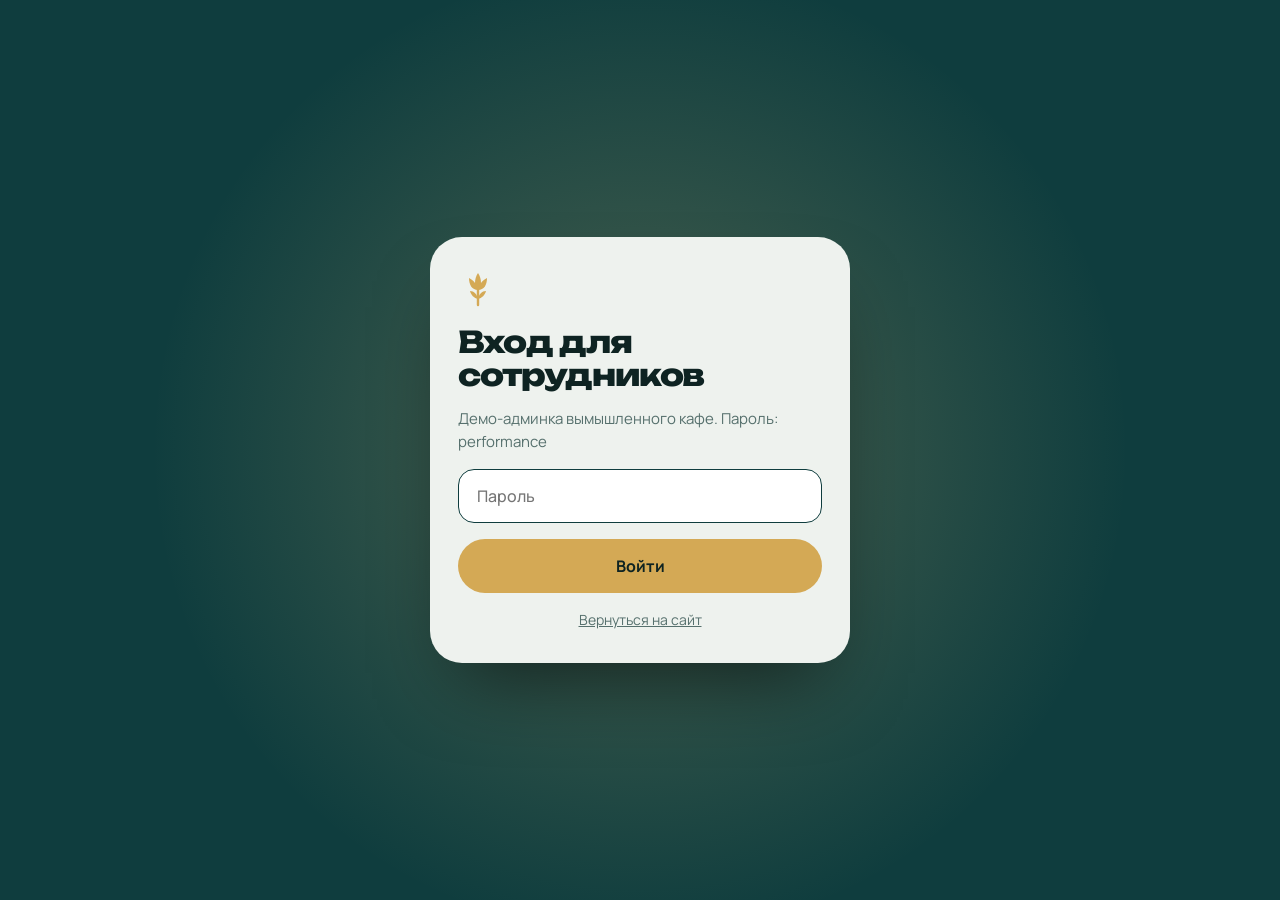
<file: admin.html>
<!doctype html>
<html lang="ru">
<head>
  <meta charset="utf-8">
  <meta name="viewport" content="width=device-width, initial-scale=1, viewport-fit=cover">
  <title>Админка — Performance</title>
  <meta name="robots" content="noindex">
  <meta name="theme-color" content="#0F3D3E">
  <link rel="icon" href="icons/favicon.svg" type="image/svg+xml">
  <link rel="preconnect" href="https://fonts.googleapis.com">
  <link rel="preconnect" href="https://fonts.gstatic.com" crossorigin>
  <link href="https://fonts.googleapis.com/css2?family=Manrope:wght@400;500;700&family=Unbounded:wght@400;600;800&display=swap" rel="stylesheet">
  <script>
    (function () {
      var d = document.documentElement; d.classList.add('js');
      try {
        var t = JSON.parse(localStorage.getItem('pf-theme'));
        d.dataset.theme = t || (matchMedia('(prefers-color-scheme: dark)').matches ? 'dark' : 'light');
        if (JSON.parse(localStorage.getItem('pf-lang')) === 'tt') d.lang = 'tt';
      } catch (e) { d.dataset.theme = 'light'; }
    })();
  </script>
  <link rel="stylesheet" href="css/style.css">
  <link rel="stylesheet" href="css/features.css">
  <link rel="stylesheet" href="css/pages.css">
</head>
<body class="admin-body" data-page="admin">

  <!-- Вход -->
  <div class="ad-login" id="login">
    <form class="ad-login__card" id="login-form" novalidate>
      <svg class="logo__mark" viewBox="0 0 40 40" aria-hidden="true" style="color:var(--brass);width:40px;height:40px"><use href="#tulip"/></svg>
      <h1 data-i18n="ad.login">Вход для сотрудников</h1>
      <p data-i18n="ad.loginLead">Демо-админка вымышленного кафе. Пароль: performance</p>
      <label class="visually-hidden" for="pw" data-i18n="ad.password">Пароль</label>
      <input type="password" id="pw" autocomplete="current-password" placeholder="Пароль" data-i18n-attr="placeholder=ad.password">
      <p class="ad-login__err" id="login-err" role="alert"></p>
      <button class="btn btn--brass btn--wide" type="submit" data-i18n="ad.enter">Войти</button>
      <a href="index.html" data-i18n="ad.toSite">Вернуться на сайт</a>
    </form>
  </div>

  <!-- Панель -->
  <div class="ad" id="app" hidden>
    <aside class="ad-side">
      <div class="ad-side__top">
        <a href="index.html" class="logo" style="text-decoration:none"><svg class="logo__mark" viewBox="0 0 40 40" aria-hidden="true"><use href="#tulip"/></svg><span class="logo__word">Performance</span></a>
        <div class="ad-side__tools">
          <div class="lang-switch" role="group" aria-label="Язык" data-i18n-attr="aria-label=lang.label">
            <span class="lang-switch__pill" aria-hidden="true"></span>
            <button type="button" data-lang="ru" aria-label="Русский">Рус</button>
            <button type="button" data-lang="tt" aria-label="Татарча">Тат</button>
          </div>
          <button class="icon-btn theme-btn" type="button" data-theme-toggle aria-label="Сменить тему" data-i18n-attr="aria-label=theme.toggle">
            <svg viewBox="0 0 24 24" aria-hidden="true">
              <mask id="moon-mask"><rect width="24" height="24" fill="#fff"/><circle class="theme-btn__cut" cx="17" cy="7" r="6" fill="#000"/></mask>
              <circle class="theme-btn__core" cx="12" cy="12" r="5.5" mask="url(#moon-mask)"/>
              <g class="theme-btn__rays"><path d="M12 2v2M12 20v2M4.2 4.2l1.4 1.4M18.4 18.4l1.4 1.4M2 12h2M20 12h2M4.2 19.8l1.4-1.4M18.4 5.6l1.4-1.4"/></g>
            </svg>
          </button>
        </div>
      </div>
      <nav class="ad-tabs" role="tablist" aria-label="Разделы" data-i18n-attr="aria-label=nav.label">
        <button class="ad-tab" type="button" role="tab" data-view="overview"><span data-i18n="ad.overview">Обзор</span></button>
        <button class="ad-tab" type="button" role="tab" data-view="orders"><span data-i18n="ad.orders">Заказы</span><span class="ad-tab__n" id="n-orders"></span></button>
        <button class="ad-tab" type="button" role="tab" data-view="bookings"><span data-i18n="ad.bookings">Брони</span><span class="ad-tab__n" id="n-bookings"></span></button>
        <button class="ad-tab" type="button" role="tab" data-view="menu"><span data-i18n="ad.menu">Меню</span></button>
      </nav>
      <div class="ad-side__foot">
        <a href="index.html" data-i18n="ad.toSite">Вернуться на сайт</a>
        <button class="link-btn" type="button" data-logout data-i18n="ad.logout">Выйти</button>
      </div>
    </aside>

    <main class="ad-main">
      <div class="ad-main__head">
        <div>
          <h1 id="view-title">Обзор</h1>
          <p class="ad-live"><i aria-hidden="true"></i><span data-i18n="ad.live">Обновляется сразу: сделайте заказ на сайте в соседней вкладке.</span></p>
        </div>
        <div class="ad-actions">
          <button class="btn btn--line btn--sm" type="button" id="seed" data-i18n="ad.demo">Заполнить примерами</button>
          <button class="btn btn--line btn--sm" type="button" id="wipe" data-i18n="ad.clear">Очистить данные</button>
          <button class="btn btn--line btn--sm ad-logout-m" type="button" data-logout data-i18n="ad.logout">Выйти</button>
        </div>
      </div>
      <div id="view"></div>
    </main>
  </div>

  <div class="toast" id="toast" role="status" aria-live="polite"></div>

  <svg width="0" height="0" style="position:absolute" aria-hidden="true">
    <symbol id="tulip" viewBox="0 0 40 40">
      <path d="M20 36V20" stroke="currentColor" stroke-width="2.4" fill="none" stroke-linecap="round"/>
      <path d="M20 30c-4-1-7-4-8-8 4 0 7 3 8 8Zm0 0c4-1 7-4 8-8-4 0-7 3-8 8Z" fill="currentColor"/>
      <path d="M20 21c-6 0-9-5-9-12 3 2 5 3 6 5 0-4 1-7 3-10 2 3 3 6 3 10 1-2 3-3 6-5 0 7-3 12-9 12Z" fill="currentColor"/>
    </symbol>
  </svg>

  <script src="js/data.js"></script>
  <script src="js/i18n.js"></script>
  <script src="js/art.js"></script>
  <script src="js/core.js"></script>
  <script src="js/admin.js"></script>
</body>
</html>
</file>
<file: css/style.css>
/* =========================================================
   Performance — кафе-сцена в Казани
   Цвета: бирюза куполов Кул-Шарифа, латунь сцены, тюльпан
   из татарского орнамента.
   ========================================================= */

:root {
  --teal: #0F3D3E;
  --teal-2: #16514F;
  --teal-3: #1F6662;
  --milk: #EEF2EE;
  --milk-2: #E1E9E4;
  --white: #FFFFFF;
  --ink: #0E2322;
  --muted: #56706D;
  --brass: #D4A955;
  --brass-2: #E8C77F;
  --tulip: #B8324B;
  --tulip-2: #9A2439;
  --mint: #A8D8CB;

  /* Цвета, которые меняются в тёмной теме */
  --bg: #EEF2EE;
  --bg-2: #E1E9E4;
  --card: #FFFFFF;
  --text: #0E2322;
  --text-2: #56706D;
  --line: rgba(14, 35, 34, .14);
  --line-soft: rgba(14, 35, 34, .08);
  --faint: rgba(14, 35, 34, .16);
  --solid: #0F3D3E;
  --solid-2: #1F6662;
  --accent-text: #0F3D3E;
  --shadow: rgba(15, 61, 62, .4);
  color-scheme: light;

  --f-display: 'Unbounded', 'Arial Black', system-ui, sans-serif;
  --f-body: 'Manrope', system-ui, -apple-system, 'Segoe UI', sans-serif;

  --pad: clamp(16px, 4vw, 48px);
  --ease: cubic-bezier(.22, 1, .36, 1);
  --ease-io: cubic-bezier(.76, 0, .24, 1);
  --top-h: 72px;
}

:root[data-theme="dark"] {
  --bg: #0A1A1A;
  --bg-2: #112625;
  --card: #163130;
  --text: #E6EEEA;
  --text-2: #98AEAA;
  --line: rgba(230, 238, 234, .14);
  --line-soft: rgba(230, 238, 234, .08);
  --faint: rgba(230, 238, 234, .14);
  --solid: #2B7C75;
  --solid-2: #37968E;
  --accent-text: #A8D8CB;
  --shadow: rgba(0, 0, 0, .6);
  color-scheme: dark;
}

*, *::before, *::after { box-sizing: border-box; }

html {
  scroll-behavior: smooth;
  scroll-padding-top: 80px;
  -webkit-text-size-adjust: 100%;
}

body {
  margin: 0;
  font-family: var(--f-body);
  font-size: 17px;
  line-height: 1.55;
  color: var(--text);
  background: var(--bg);
  overflow-x: hidden;
  overflow-x: clip;
  transition: background-color .5s, color .5s;
  -webkit-font-smoothing: antialiased;
}
body.locked { overflow: hidden; }

img, svg { display: block; max-width: 100%; }
[hidden] { display: none !important; }
a { color: inherit; }
button { font: inherit; color: inherit; }
h1, h2, h3 { font-family: var(--f-display); font-weight: 600; margin: 0; line-height: 1.1; letter-spacing: -.02em; }
p { margin: 0; }

:focus-visible { outline: 3px solid var(--brass); outline-offset: 3px; border-radius: 6px; }

/* ---------- Кнопки ---------- */
.btn {
  display: inline-flex; align-items: center; justify-content: center; gap: 10px;
  min-height: 54px; padding: 0 28px;
  border: 0; border-radius: 999px;
  font: 700 16px/1 var(--f-body);
  text-decoration: none; cursor: pointer;
  transition: transform .35s var(--ease), background-color .3s, color .3s, box-shadow .3s;
  -webkit-tap-highlight-color: transparent;
}
.btn:active { transform: scale(.96); }
.btn--brass { background: var(--brass); color: var(--ink); }
.btn--brass:hover { background: var(--brass-2); box-shadow: 0 10px 30px -10px rgba(212, 169, 85, .8); }
.btn--ghost { background: transparent; color: var(--milk); box-shadow: inset 0 0 0 1.5px rgba(238, 242, 238, .35); }
.btn--ghost:hover { box-shadow: inset 0 0 0 1.5px var(--milk); }
.btn--dark { background: var(--solid); color: var(--milk); }
.btn--dark:hover { background: var(--solid-2); }
.btn--wide { width: 100%; }

.icon-btn {
  width: 48px; height: 48px; display: grid; place-items: center;
  border: 0; border-radius: 50%; background: rgba(238, 242, 238, .1);
  cursor: pointer; position: relative;
  transition: background .3s, transform .35s var(--ease);
  -webkit-tap-highlight-color: transparent;
}
.icon-btn:hover { background: rgba(238, 242, 238, .2); }
.icon-btn:active { transform: scale(.92); }
.icon-btn svg { width: 22px; height: 22px; fill: none; stroke: currentColor; stroke-width: 1.8; stroke-linejoin: round; }

.close-btn { background: var(--line-soft); }
.close-btn:hover { background: var(--line); }
.close-btn::before, .close-btn::after {
  content: ""; position: absolute; width: 18px; height: 2px; border-radius: 2px; background: currentColor;
  transform: rotate(45deg);
}
.close-btn::after { transform: rotate(-45deg); }
.close-btn:hover::before { transform: rotate(135deg); transition: transform .4s var(--ease); }
.close-btn:hover::after { transform: rotate(45deg); transition: transform .4s var(--ease); }

.link-btn { background: none; border: 0; padding: 0; cursor: pointer; text-decoration: underline; text-underline-offset: 4px; }

/* ---------- Занавес ---------- */
.curtain { display: none; }
.js .curtain {
  position: fixed; inset: 0; z-index: 200; display: flex; pointer-events: none;
}
.curtain__half {
  flex: 1;
  background-color: var(--tulip-2);
  background-image:
    linear-gradient(90deg, rgba(0,0,0,.18), transparent 12%, rgba(0,0,0,.12) 24%, transparent 36%, rgba(0,0,0,.14) 50%, transparent 62%, rgba(0,0,0,.12) 76%, transparent 88%, rgba(0,0,0,.16)),
    url("data:image/svg+xml,%3Csvg xmlns='http://www.w3.org/2000/svg' width='80' height='96' viewBox='0 0 40 48'%3E%3Cg fill='%23C4415A' fill-opacity='.55'%3E%3Cpath d='M20 21c-6 0-9-5-9-12 3 2 5 3 6 5 0-4 1-7 3-10 2 3 3 6 3 10 1-2 3-3 6-5 0 7-3 12-9 12Z'/%3E%3Crect x='19' y='21' width='2' height='14' rx='1'/%3E%3Cpath d='M20 30c-4-1-7-4-8-8 4 0 7 3 8 8Zm0 0c4-1 7-4 8-8-4 0-7 3-8 8Z'/%3E%3C/g%3E%3C/svg%3E");
  background-size: 160px 100%, 80px 96px;
  transition: transform 1.25s var(--ease-io);
}
.curtain__half--l { box-shadow: inset -30px 0 40px -20px rgba(0,0,0,.4); }
.curtain__half--r { box-shadow: inset 30px 0 40px -20px rgba(0,0,0,.4); }
.curtain__word {
  position: absolute; inset: 0; display: grid; place-items: center;
  font: 800 clamp(28px, 7vw, 72px) var(--f-display); letter-spacing: -.03em; color: var(--brass-2);
  transition: opacity .5s, transform 1s var(--ease);
}
.curtain.open .curtain__half--l { transform: translateX(-101%); }
.curtain.open .curtain__half--r { transform: translateX(101%); }
.curtain.open .curtain__word { opacity: 0; transform: scale(1.15); }
.curtain.gone { display: none; }

/* ---------- Полоса прокрутки ---------- */
.progress { position: fixed; top: 0; left: 0; right: 0; height: 3px; z-index: 50; pointer-events: none; }
.progress span { display: block; height: 100%; width: 100%; background: var(--brass); transform-origin: 0 50%; transform: scaleX(0); }

/* ---------- Шапка ---------- */
.topbar {
  position: fixed; top: 0; left: 0; right: 0; z-index: 40;
  display: flex; align-items: center; justify-content: space-between; gap: 16px;
  height: calc(var(--top-h) + env(safe-area-inset-top));
  padding: env(safe-area-inset-top) var(--pad) 0;
  color: var(--milk);
  transition: transform .55s var(--ease), background-color .4s, backdrop-filter .4s;
}
.topbar.is-solid { background: rgba(15, 61, 62, .82); -webkit-backdrop-filter: blur(16px) saturate(1.3); backdrop-filter: blur(16px) saturate(1.3); }
.topbar.is-hidden { transform: translateY(-105%); }

.logo { display: flex; align-items: center; gap: 10px; text-decoration: none; }
.logo__mark { width: 30px; height: 30px; color: var(--brass); transition: transform .6s var(--ease); }
.logo:hover .logo__mark { transform: rotate(-12deg) scale(1.1); }
.logo__word { font: 800 19px var(--f-display); letter-spacing: -.03em; }

.topnav { display: none; gap: 4px; }
.topnav a {
  position: relative; padding: 10px 14px; border-radius: 999px; text-decoration: none; font-weight: 500;
  transition: background .3s;
}
.topnav a:hover { background: rgba(238, 242, 238, .1); }
.topbar__actions { display: flex; gap: 8px; }

.cart-count {
  position: absolute; top: 2px; right: 0; min-width: 20px; height: 20px; padding: 0 5px;
  border-radius: 10px; background: var(--brass); color: var(--ink);
  font: 700 12px/20px var(--f-body); text-align: center;
}
.cart-btn.bump { animation: bump .5s var(--ease); }
@keyframes bump { 30% { transform: scale(1.25); } 60% { transform: scale(.94); } }

.burger { flex-direction: column; gap: 6px; display: flex; align-items: center; justify-content: center; }
.burger span { width: 20px; height: 2px; border-radius: 2px; background: currentColor; transition: transform .4s var(--ease), width .4s var(--ease); }
.burger span:last-child { width: 13px; margin-left: 7px; }
.burger:hover span:last-child { width: 20px; margin-left: 0; }

@media (min-width: 960px) {
  .topnav { display: flex; }
  .burger { display: none; }
}

/* ---------- Первый экран ---------- */
.hero {
  --x: 72%; --y: 38%;
  position: relative; overflow: hidden;
  min-height: 100vh; min-height: 100svh;
  display: grid; grid-template-rows: auto 1fr auto;
  padding: calc(var(--top-h) + env(safe-area-inset-top) + 20px) var(--pad) 40px;
  background: var(--teal); color: var(--milk);
  isolation: isolate;
}
.hero__spot {
  position: absolute; inset: 0; z-index: -1; pointer-events: none;
  background:
    radial-gradient(circle min(46vw, 520px) at var(--x) var(--y), rgba(232, 199, 127, .30), rgba(232, 199, 127, .08) 45%, transparent 70%),
    radial-gradient(ellipse 80% 60% at 50% 120%, rgba(168, 216, 203, .14), transparent 70%);
}
.hero__ornament {
  position: absolute; inset: 0; z-index: -2; opacity: .07;
  background-image: url("data:image/svg+xml,%3Csvg xmlns='http://www.w3.org/2000/svg' width='120' height='144' viewBox='0 0 40 48'%3E%3Cg fill='%23EEF2EE'%3E%3Cpath d='M20 21c-6 0-9-5-9-12 3 2 5 3 6 5 0-4 1-7 3-10 2 3 3 6 3 10 1-2 3-3 6-5 0 7-3 12-9 12Z'/%3E%3Crect x='19' y='21' width='2' height='14' rx='1'/%3E%3Cpath d='M20 30c-4-1-7-4-8-8 4 0 7 3 8 8Zm0 0c4-1 7-4 8-8-4 0-7 3-8 8Z'/%3E%3C/g%3E%3C/svg%3E");
  -webkit-mask-image: radial-gradient(circle 420px at var(--x) var(--y), #000, transparent 75%);
  mask-image: radial-gradient(circle 420px at var(--x) var(--y), #000, transparent 75%);
}
.hero__top { display: flex; flex-wrap: wrap; justify-content: space-between; gap: 8px 24px; font-size: 15px; }
.hero__place { opacity: .75; }
.hero__status { display: flex; align-items: center; gap: 8px; }
.hero__status i { width: 8px; height: 8px; border-radius: 50%; background: #6FE0B0; box-shadow: 0 0 0 0 rgba(111, 224, 176, .6); animation: ping 2s infinite; }
.hero__status.closed i { background: #E0716F; animation: none; }
@keyframes ping { 70% { box-shadow: 0 0 0 10px rgba(111, 224, 176, 0); } 100% { box-shadow: 0 0 0 0 rgba(111, 224, 176, 0); } }

.hero__title {
  align-self: center;
  margin: 4vh 0;
  font-weight: 800;
  font-size: clamp(56px, 16.5vw, 270px);
  line-height: .86;
  letter-spacing: -.055em;
}
.hero__title .line { display: block; overflow: hidden; padding-bottom: .04em; }
.hero__title .line--stroke { text-align: right; color: transparent; -webkit-text-stroke: max(1.5px, .012em) var(--brass); }
.hero__title .ch { display: inline-block; }
.js .hero__title .ch { transform: translateY(110%) rotate(6deg); transition: transform 1.1s var(--ease); }
.js .hero.play .hero__title .ch { transform: none; }

.hero__bottom { display: grid; gap: 24px; max-width: 1400px; }
.hero__lead { max-width: 34ch; font-size: clamp(17px, 1.6vw, 21px); opacity: .88; }
.hero__cta { display: flex; flex-wrap: wrap; gap: 12px; }
.js .hero__bottom, .js .hero__top { opacity: 0; transform: translateY(24px); transition: opacity .9s .7s, transform 1s .7s var(--ease); }
.js .hero.play .hero__bottom, .js .hero.play .hero__top { opacity: 1; transform: none; }

.hero__badge {
  position: absolute; right: var(--pad); bottom: 40px; width: 120px; height: 120px;
  display: none; place-items: center; text-decoration: none; color: var(--brass-2);
}
.hero__badge svg { position: absolute; inset: 0; animation: spin 22s linear infinite; }
.hero__badge text { font: 600 10.4px var(--f-display); letter-spacing: .06em; fill: currentColor; }
.hero__badge-arrow { font-size: 26px; transition: transform .4s var(--ease); }
.hero__badge:hover .hero__badge-arrow { transform: translateY(6px); }
@keyframes spin { to { transform: rotate(360deg); } }

@media (min-width: 760px) {
  .hero__bottom { grid-template-columns: 1fr auto; align-items: end; padding-right: 150px; }
  .hero__badge { display: grid; }
}

/* ---------- Бегущая строка ---------- */
.marquee { overflow: hidden; background: var(--brass); color: var(--ink); padding: 18px 0; transform: rotate(-1.5deg) scale(1.03); margin-top: -14px; position: relative; z-index: 2; }
.marquee__track { display: flex; width: max-content; gap: 26px; align-items: center; animation: marquee 34s linear infinite; font: 600 clamp(18px, 2.4vw, 28px) var(--f-display); letter-spacing: -.02em; white-space: nowrap; }
.marquee__track b { font-weight: 400; color: var(--tulip); }
.marquee:hover .marquee__track { animation-play-state: paused; }
@keyframes marquee { to { transform: translateX(calc(-50% - 13px)); } }

/* ---------- Общие секции ---------- */
section { position: relative; }
main { overflow-x: clip; }
.section-head { display: grid; gap: 14px; margin-bottom: clamp(28px, 4vw, 48px); max-width: 1400px; }
.section-head h2, .booking h2, .contacts h2, .program h2 { font-size: clamp(38px, 7vw, 96px); font-weight: 800; letter-spacing: -.045em; }
.section-head p { max-width: 52ch; color: var(--text-2); }
@media (min-width: 900px) {
  .section-head { grid-template-columns: 1fr minmax(0, 420px); align-items: end; }
}

/* Заголовок выезжает из-под маски */
.h-reveal { overflow: hidden; padding-bottom: .06em; }
.h-reveal > span { display: inline-block; }


/* ---------- О кафе ---------- */
.about { padding: clamp(80px, 12vw, 160px) var(--pad) clamp(60px, 8vw, 110px); }
.about__text {
  max-width: 24em;
  font: 400 clamp(26px, 3.9vw, 54px)/1.18 var(--f-display);
  letter-spacing: -.03em;
}
.about__text .w { transition: color .35s; color: var(--faint); }
.about__text .w.lit { color: var(--text); }
.no-words .about__text .w { color: var(--text); }
.about__facts { list-style: none; padding: 0; margin: clamp(48px, 7vw, 90px) 0 0; display: grid; gap: 12px; }
.about__facts li { display: grid; gap: 6px; padding: 26px 0; border-top: 1.5px solid var(--line); }
.about__facts strong { font: 600 clamp(28px, 3vw, 40px) var(--f-display); letter-spacing: -.03em; color: var(--accent-text); }
.about__facts span { color: var(--text-2); }
@media (min-width: 760px) { .about__facts { grid-template-columns: repeat(3, 1fr); gap: 32px; } }

/* ---------- Меню ---------- */
.menu { padding: clamp(40px, 6vw, 80px) var(--pad) clamp(80px, 10vw, 140px); }
.tabs {
  position: relative; display: flex; gap: 4px; padding: 6px; margin-bottom: 32px;
  width: max-content; max-width: 100%; overflow-x: auto; scrollbar-width: none;
  background: var(--bg-2); border-radius: 999px;
}
.tabs::-webkit-scrollbar { display: none; }
.tab {
  position: relative; z-index: 1; flex: none;
  padding: 12px 20px; border: 0; border-radius: 999px; background: none; cursor: pointer;
  font-weight: 700; font-size: 15px; color: var(--text-2); white-space: nowrap;
  transition: color .35s;
}
.tab[aria-selected="true"] { color: var(--milk); }
.tabs__pill { position: absolute; top: 6px; bottom: 6px; left: 0; width: 0; border-radius: 999px; background: var(--solid); transition: transform .55s var(--ease), width .55s var(--ease); }

.dishes { display: grid; grid-template-columns: repeat(auto-fill, minmax(min(100%, 270px), 1fr)); gap: clamp(14px, 2vw, 24px); }
.dish {
  display: flex; flex-direction: column; text-align: left;
  border: 0; padding: 0; border-radius: 28px; overflow: hidden; cursor: pointer;
  background: var(--card);
  transition: transform .5s var(--ease), box-shadow .5s var(--ease);
}
.dish:hover { transform: translateY(-6px); box-shadow: 0 24px 50px -24px var(--shadow); }
@keyframes rise { from { opacity: 0; transform: translateY(40px) scale(.97); } }
.dishes.leaving .dish { animation: leave .25s ease-in both; }
@keyframes leave { to { opacity: 0; transform: translateY(-14px) scale(.98); } }

.dish__art { position: relative; aspect-ratio: 5 / 4; display: grid; place-items: center; background: var(--bg, var(--bg-2)); overflow: hidden; }
.dish__art svg { width: 72%; transition: transform 1s var(--ease); }
.dish:hover .dish__art svg { transform: rotate(14deg) scale(1.06); }
.dish__tag { position: absolute; top: 14px; left: 14px; padding: 6px 12px; border-radius: 999px; background: var(--ink); color: var(--milk); font-size: 13px; font-weight: 700; }
.dish__tag--new { background: var(--tulip); }
.dish__veg { position: absolute; top: 14px; right: 14px; width: 32px; height: 32px; border-radius: 50%; display: grid; place-items: center; background: rgba(255,255,255,.75); font-size: 15px; }
.dish__body { display: flex; flex-direction: column; gap: 6px; flex: 1; padding: 18px 20px 20px; }
.dish__name { font: 600 18px/1.2 var(--f-display); letter-spacing: -.02em; }
.dish__desc { font-size: 15px; color: var(--text-2); display: -webkit-box; -webkit-line-clamp: 2; -webkit-box-orient: vertical; overflow: hidden; }
.dish__foot { display: flex; align-items: center; justify-content: space-between; margin-top: auto; padding-top: 12px; }
.dish__price { font-weight: 700; font-size: 18px; }
.dish__price small { font-weight: 500; font-size: 14px; color: var(--text-2); margin-left: 6px; }
.add-btn {
  width: 46px; height: 46px; border-radius: 50%; display: grid; place-items: center;
  background: var(--solid); color: var(--milk); font-size: 24px; line-height: 1;
  transition: transform .4s var(--ease), background .3s;
}
.dish:hover .add-btn { background: var(--brass); color: var(--ink); transform: rotate(90deg); }

.fly { position: fixed; z-index: 300; width: 22px; height: 22px; margin: -11px 0 0 -11px; border-radius: 50%; background: var(--brass); box-shadow: 0 0 0 4px rgba(212, 169, 85, .3); pointer-events: none; }

/* ---------- Программа ---------- */
.program { background: var(--teal); color: var(--milk); padding: clamp(80px, 10vw, 120px) 0; }
.program__head { padding: 0 var(--pad); margin-bottom: 36px; display: grid; gap: 14px; }
.program__head p { color: rgba(238, 242, 238, .7); max-width: 44ch; }
.program__track {
  display: flex; gap: 16px; padding: 0 var(--pad) 8px;
  overflow-x: auto; scroll-snap-type: x mandatory; scrollbar-width: none;
  -webkit-overflow-scrolling: touch;
}
.program__track::-webkit-scrollbar { display: none; }
.event {
  --c: var(--teal-3);
  flex: none; width: min(80vw, 400px); min-height: 460px; scroll-snap-align: start;
  display: flex; flex-direction: column; gap: 14px; padding: 28px;
  border-radius: 32px; background: var(--c); color: var(--milk);
  position: relative; overflow: hidden;
}
.event--light { color: var(--ink); }
.event__day { font: 800 clamp(30px, 8.5vw, 38px)/.95 var(--f-display); letter-spacing: -.045em; }
.event__time { font-weight: 700; opacity: .8; }
.event h3 { font-size: 24px; margin-top: auto; }
.event p { opacity: .85; font-size: 16px; }
.event .btn { align-self: flex-start; margin-top: 8px; min-height: 48px; padding: 0 22px; font-size: 15px; background: rgba(255,255,255,.16); color: inherit; box-shadow: inset 0 0 0 1.5px currentColor; }
.event .btn:hover { background: var(--milk); color: var(--ink); box-shadow: none; }
.event__icon { position: absolute; right: -30px; top: 60px; width: 190px; height: 190px; opacity: .22; transition: transform 1.2s var(--ease); }
.event:hover .event__icon { transform: rotate(-18deg) scale(1.08); }
.program__hint { padding: 20px var(--pad) 0; color: rgba(238,242,238,.55); font-size: 14px; }

@media (min-width: 900px) {
  .program.pinned { padding: 0; }
  .program.pinned .program__pin { position: sticky; top: 0; height: 100vh; display: flex; flex-direction: column; justify-content: center; overflow: hidden; }
  .program.pinned .program__track { overflow: visible; scroll-snap-type: none; will-change: transform; }
  .program.pinned .event { width: 400px; }
  .program__head { grid-template-columns: 1fr minmax(0, 380px); align-items: end; }
}

/* ---------- Вопросы ---------- */
.faq { padding: clamp(80px, 10vw, 140px) var(--pad); }
.faq__list { max-width: 980px; border-top: 1.5px solid var(--line); }
.qa { border-bottom: 1.5px solid var(--line); }
.qa__q {
  width: 100%; display: flex; justify-content: space-between; align-items: center; gap: 24px;
  padding: 26px 0; border: 0; background: none; text-align: left; cursor: pointer;
  font: 600 clamp(18px, 2vw, 24px)/1.25 var(--f-display); letter-spacing: -.02em;
}
.qa__icon { flex: none; width: 42px; height: 42px; border-radius: 50%; position: relative; background: var(--bg-2); transition: background .3s, transform .5s var(--ease); }
.qa__icon::before, .qa__icon::after { content: ""; position: absolute; left: 50%; top: 50%; width: 16px; height: 2px; margin: -1px 0 0 -8px; background: currentColor; border-radius: 2px; transition: transform .5s var(--ease); }
.qa__icon::after { transform: rotate(90deg); }
.qa.open .qa__icon { background: var(--brass); transform: rotate(180deg); }
.qa.open .qa__icon::after { transform: rotate(0); }
.qa__a { display: grid; grid-template-rows: 0fr; transition: grid-template-rows .55s var(--ease); }
.qa.open .qa__a { grid-template-rows: 1fr; }
.qa__a > div { overflow: hidden; }
.qa__a p { padding: 0 60px 28px 0; color: var(--text-2); max-width: 62ch; }

/* ---------- Бронь ---------- */
.booking {
  display: grid; gap: 40px;
  padding: clamp(80px, 10vw, 140px) var(--pad);
  background: var(--bg-2);
  border-radius: 40px 40px 0 0;
}
.booking__intro { display: grid; gap: 18px; align-content: start; }
.booking__intro > p { color: var(--text-2); max-width: 40ch; }
.booking__form {
  display: grid; gap: 22px; padding: clamp(22px, 3vw, 36px);
  background: var(--card); border-radius: 32px;
  box-shadow: 0 30px 70px -40px var(--shadow);
}
@media (min-width: 960px) {
  .booking { grid-template-columns: 1fr minmax(0, 560px); gap: 60px; }
  .booking__intro { position: sticky; top: 110px; }
}

.field { display: grid; gap: 8px; border: 0; margin: 0; padding: 0; min-width: 0; }
.field label, .field legend, .field__label { font-weight: 700; font-size: 15px; padding: 0; }
.field em { font-style: normal; font-weight: 500; color: var(--text-2); margin-left: 6px; }
.field--row { grid-template-columns: 1fr auto; align-items: center; }
.field input, .field textarea, .cart__pickup select {
  width: 100%; min-height: 54px; padding: 14px 18px;
  border: 1.5px solid transparent; border-radius: 16px; background: var(--bg);
  font: 500 16px var(--f-body); color: var(--text);
  transition: border-color .25s, background .25s;
  -webkit-appearance: none; appearance: none;
}
.field textarea { resize: vertical; min-height: 80px; }
.field input:focus, .field textarea:focus { outline: none; border-color: var(--solid); background: var(--card); }
.field.error input { border-color: var(--tulip); }
.field__error { color: var(--tulip); font-size: 14px; font-weight: 600; min-height: 0; }
.field__error:empty { display: none; }
.field legend { margin-bottom: 8px; }

.chips { display: grid; grid-template-columns: repeat(auto-fill, minmax(76px, 1fr)); gap: 8px; }
.chip {
  min-height: 46px; border: 0; border-radius: 14px; background: var(--bg); color: var(--text); cursor: pointer;
  font-weight: 700; font-size: 15px; transition: background .25s, color .25s, transform .3s var(--ease);
}
.chip:hover:not(:disabled) { background: var(--bg-2); }
.chip[aria-pressed="true"] { background: var(--solid); color: var(--milk); transform: scale(1.04); }
.chip:disabled { opacity: .35; cursor: not-allowed; text-decoration: line-through; }

.stepper { display: flex; align-items: center; gap: 4px; padding: 4px; border-radius: 999px; background: var(--bg); }
.stepper button { width: 44px; height: 44px; border: 0; border-radius: 50%; background: var(--card); font-size: 22px; cursor: pointer; transition: transform .25s var(--ease); }
.stepper button:active { transform: scale(.88); }
.stepper output { min-width: 36px; text-align: center; font-weight: 700; font-size: 18px; }
.stepper--light { background: var(--bg-2); }

.segmented { display: grid; grid-template-columns: repeat(3, 1fr); gap: 4px; padding: 4px; border-radius: 18px; background: var(--bg); }
.segmented label { position: relative; cursor: pointer; }
.segmented input { position: absolute; opacity: 0; inset: 0; }
.segmented span { display: grid; place-items: center; min-height: 46px; padding: 6px; border-radius: 14px; text-align: center; font-weight: 700; font-size: 14px; line-height: 1.2; transition: background .3s, color .3s; }
.segmented input:checked + span { background: var(--card); color: var(--accent-text); box-shadow: 0 4px 14px -6px var(--shadow); }
.segmented input:focus-visible + span { outline: 3px solid var(--brass); }

.booking__demo { font-size: 14px; color: var(--text-2); text-align: center; }

.my-bookings { margin-top: 12px; display: grid; gap: 10px; }
.my-bookings h3 { font-size: 18px; }
.my-bookings ul { list-style: none; margin: 0; padding: 0; display: grid; gap: 8px; }
.my-bookings li { display: flex; justify-content: space-between; align-items: center; gap: 12px; padding: 14px 16px; border-radius: 18px; background: var(--card); font-size: 15px; animation: rise .6s var(--ease) both; }
.my-bookings li button { border: 0; background: none; color: var(--tulip); font-weight: 700; cursor: pointer; font-size: 14px; }

/* ---------- Контакты ---------- */
.contacts { display: grid; gap: 32px; padding: clamp(60px, 8vw, 110px) var(--pad); background: var(--bg-2); }
.contacts__map { position: relative; min-height: 320px; border-radius: 32px; overflow: hidden; }
.contacts__map svg { position: absolute; inset: 0; width: 100%; height: 100%; }
.pin { position: absolute; left: 52%; top: 44%; width: 22px; height: 22px; margin: -11px; }
.pin span { position: absolute; inset: 0; border-radius: 50%; background: var(--tulip); border: 4px solid var(--card); box-shadow: 0 6px 16px rgba(0,0,0,.25); }
.pin::before, .pin::after { content: ""; position: absolute; inset: -10px; border-radius: 50%; background: rgba(184, 50, 75, .35); animation: pulse 2.4s var(--ease) infinite; }
.pin::after { animation-delay: 1.2s; }
@keyframes pulse { from { transform: scale(.4); opacity: 1; } to { transform: scale(2.6); opacity: 0; } }
.contacts__info { display: grid; gap: 28px; align-content: center; }
.contacts dl { margin: 0; display: grid; gap: 18px; }
.contacts dt { font-size: 14px; color: var(--text-2); font-weight: 700; margin-bottom: 4px; }
.contacts dd { margin: 0; font-size: 18px; }
.contacts dd a { text-decoration: none; font-weight: 700; }
.contacts .btn { justify-self: start; }
@media (min-width: 900px) { .contacts { grid-template-columns: 1.3fr 1fr; gap: 60px; } .contacts__map { min-height: 460px; } }

/* ---------- Подвал ---------- */
.footer { background: var(--teal); color: var(--milk); padding: 60px var(--pad) calc(28px + env(safe-area-inset-bottom)); overflow: hidden; }
.footer__word {
  font: 800 10.2vw/.9 var(--f-display); letter-spacing: -.06em;
  color: transparent; -webkit-text-stroke: 1.5px rgba(212, 169, 85, .7);
  white-space: nowrap; margin-bottom: 40px; overflow: hidden;
  transition: color .8s;
}
.footer__word .ch { display: inline-block; }
.footer__word:hover { color: var(--brass); }
.footer__row { display: grid; gap: 20px; padding-top: 28px; border-top: 1px solid rgba(238, 242, 238, .16); }
.footer__note { max-width: 46ch; opacity: .75; font-size: 15px; }
.footer__links { display: flex; flex-wrap: wrap; gap: 20px; font-weight: 700; }
.footer__links a { text-underline-offset: 4px; }
.footer__copy { margin-top: 28px; font-size: 14px; opacity: .5; }
@media (min-width: 760px) { .footer__row { grid-template-columns: 1fr auto; align-items: center; } }

/* ---------- Выдвижные панели ---------- */
.backdrop {
  position: fixed; inset: 0; z-index: 55;
  background: rgba(6, 22, 22, .5); -webkit-backdrop-filter: blur(6px); backdrop-filter: blur(6px);
  opacity: 0; visibility: hidden; transition: opacity .5s, visibility 0s .5s;
}
.backdrop.show { opacity: 1; visibility: visible; transition: opacity .5s; }

.drawer {
  position: fixed; top: 0; bottom: 0; right: 0; z-index: 60;
  width: min(460px, 100vw);
  display: flex; flex-direction: column;
  background: var(--bg); color: var(--text);
  transform: translateX(100%); visibility: hidden;
  transition: transform .7s var(--ease-io), visibility 0s .7s;
  padding-top: env(safe-area-inset-top); padding-bottom: env(safe-area-inset-bottom);
}
.drawer.open { transform: none; visibility: visible; transition: transform .7s var(--ease); }
.drawer__bar { display: flex; align-items: center; justify-content: space-between; gap: 16px; padding: 14px var(--pad); min-height: var(--top-h); }
.drawer__bar h2 { font-size: 26px; font-weight: 800; letter-spacing: -.03em; }

/* Меню сайта выезжает сверху на весь экран */
.drawer--nav {
  left: 0; width: 100%;
  background: var(--teal); color: var(--milk);
  transform: translateY(-100%);
  clip-path: inset(0 0 0 0 round 0 0 40px 40px);
}
.drawer--nav .close-btn { background: rgba(238,242,238,.1); color: var(--milk); }
.drawer--nav .logo__word { font-size: 19px; }
.bignav { flex: 1; display: flex; flex-direction: column; justify-content: center; gap: 2px; padding: 0 var(--pad); }
.bignav a { display: block; overflow: hidden; text-decoration: none; font: 800 clamp(40px, 10vw, 96px)/1.08 var(--f-display); letter-spacing: -.05em; }
.bignav a span { display: inline-block; transform: translateY(105%); transition: transform .8s var(--ease), color .3s; }
.drawer--nav.open .bignav a span { transform: none; }
.drawer--nav.open .bignav a:nth-child(1) span { transition-delay: .18s, 0s; }
.drawer--nav.open .bignav a:nth-child(2) span { transition-delay: .24s, 0s; }
.drawer--nav.open .bignav a:nth-child(3) span { transition-delay: .30s, 0s; }
.drawer--nav.open .bignav a:nth-child(4) span { transition-delay: .36s, 0s; }
.drawer--nav.open .bignav a:nth-child(5) span { transition-delay: .42s, 0s; }
.bignav a:hover span { color: var(--brass); transform: translateX(14px); transition-delay: 0s; }
.drawer__foot { display: flex; flex-wrap: wrap; justify-content: space-between; align-items: end; gap: 20px; padding: 24px var(--pad) 36px; opacity: .9; }
.drawer__foot p { font-size: 15px; opacity: .75; }

/* Корзина */
.cart__body { flex: 1; overflow-y: auto; padding: 0 var(--pad); }
.cart__list { list-style: none; margin: 0; padding: 0; display: grid; gap: 12px; }
.cart-item { display: grid; grid-template-columns: 64px 1fr auto; gap: 14px; align-items: center; padding: 12px; border-radius: 22px; background: var(--card); animation: slideIn .5s var(--ease) both; }
@keyframes slideIn { from { opacity: 0; transform: translateX(40px); } }
.cart-item__art { width: 64px; height: 64px; border-radius: 16px; display: grid; place-items: center; background: var(--bg); }
.cart-item__art svg { width: 54px; }
.cart-item__name { font-weight: 700; line-height: 1.25; }
.cart-item__price { color: var(--text-2); font-size: 14px; }
.cart-item .stepper { gap: 0; padding: 3px; }
.cart-item .stepper button { width: 32px; height: 32px; font-size: 18px; }
.cart-item .stepper output { min-width: 26px; font-size: 15px; }
.cart__empty { display: grid; justify-items: center; gap: 18px; text-align: center; padding: 40px 10px; }
.cart__empty svg { width: 150px; }
.cart__empty p { color: var(--text-2); max-width: 26ch; }
.cart__foot { display: grid; gap: 14px; padding: 18px var(--pad) 22px; border-top: 1px solid var(--line); background: var(--bg); }
.cart__pickup { display: flex; align-items: center; justify-content: space-between; gap: 12px; font-weight: 700; font-size: 15px; }
.cart__pickup select { width: auto; min-height: 44px; padding: 8px 36px 8px 14px; background: var(--card) url("data:image/svg+xml,%3Csvg xmlns='http://www.w3.org/2000/svg' width='12' height='8'%3E%3Cpath d='M1 1l5 5 5-5' stroke='%230E2322' stroke-width='2' fill='none'/%3E%3C/svg%3E") no-repeat right 14px center; cursor: pointer; }
.cart__total { display: flex; justify-content: space-between; align-items: baseline; }
.cart__total strong { font: 800 26px var(--f-display); letter-spacing: -.03em; }
.cart__foot[hidden] { display: none; }

/* Нижняя шторка (на ПК — окно по центру) */
.sheet {
  position: fixed; left: 0; right: 0; bottom: 0; z-index: 60;
  max-height: 92vh; max-height: 92svh; overflow-y: auto; overscroll-behavior: contain;
  background: var(--bg); color: var(--text);
  border-radius: 32px 32px 0 0;
  padding-bottom: env(safe-area-inset-bottom);
  transform: translateY(105%); visibility: hidden;
  transition: transform .6s var(--ease), visibility 0s .6s;
}
.sheet.open { transform: none; visibility: visible; transition: transform .6s var(--ease); }
.sheet__handle { width: 44px; height: 5px; border-radius: 3px; background: var(--line); margin: 10px auto 0; }
.close-btn--float { position: absolute; top: 16px; right: 16px; z-index: 2; background: rgba(255,255,255,.8); color: var(--ink); }
.close-btn--float:hover { background: #fff; }
@media (min-width: 760px) {
  .sheet {
    left: 50%; right: auto; bottom: auto; top: 50%;
    width: min(620px, 92vw); max-height: 88vh; border-radius: 32px;
    transform: translate(-50%, -44%) scale(.94); opacity: 0;
    transition: transform .55s var(--ease), opacity .35s, visibility 0s .55s;
  }
  .sheet.open { transform: translate(-50%, -50%); opacity: 1; transition: transform .55s var(--ease), opacity .35s; }
  .sheet__handle { display: none; }
}

.dish-sheet__art { margin: 14px 14px 0; border-radius: 24px; aspect-ratio: 16 / 10; display: grid; place-items: center; background: var(--bg, var(--bg-2)); overflow: hidden; }
.dish-sheet__art svg { width: 56%; animation: plateIn 1s var(--ease) both; }
@keyframes plateIn { from { transform: rotate(-60deg) scale(.7); opacity: 0; } }
.dish-sheet__body { display: grid; gap: 12px; padding: 22px 24px 26px; }
.dish-sheet__meta { color: var(--text-2); font-size: 14px; font-weight: 700; }
.dish-sheet__body h2 { font-size: clamp(26px, 4vw, 34px); font-weight: 800; letter-spacing: -.035em; }
.dish-sheet__body > p:not(.dish-sheet__meta) { color: var(--text-2); }
.dish-sheet__buy { display: flex; gap: 12px; margin-top: 10px; }
.dish-sheet__buy .btn { flex: 1; }

.sheet--done { text-align: center; padding: 20px 28px calc(28px + env(safe-area-inset-bottom)); display: grid; gap: 14px; justify-items: center; }
.sheet--done h2 { font-size: 28px; font-weight: 800; letter-spacing: -.03em; }
.sheet--done p { max-width: 36ch; }
.done__demo { font-size: 14px; color: var(--text-2); }
.done__check { width: 86px; margin-top: 10px; }
.done__check circle { fill: var(--brass); }
.done__check path { fill: none; stroke: var(--ink); stroke-width: 5; stroke-linecap: round; stroke-linejoin: round; stroke-dasharray: 60; stroke-dashoffset: 60; }
.sheet--done.open .done__check path { transition: stroke-dashoffset .7s .35s var(--ease); stroke-dashoffset: 0; }
.sheet--done.open .done__check { animation: pop .6s var(--ease); }
@keyframes pop { from { transform: scale(.4); } }

.install { display: grid; gap: 14px; padding: 26px 24px 30px; }
.install img { border-radius: 18px; }
.install h2 { font-size: 26px; font-weight: 800; letter-spacing: -.03em; padding-right: 50px; }
.install > p { color: var(--text-2); }
.install__cols { display: grid; gap: 14px; margin-top: 6px; }
.install__cols > div { padding: 18px 20px; border-radius: 22px; background: var(--card); }
.install h3 { font-size: 17px; margin-bottom: 8px; }
.install ol { margin: 0; padding-left: 20px; display: grid; gap: 4px; font-size: 15px; }
@media (min-width: 560px) { .install__cols { grid-template-columns: 1fr 1fr; } }

/* Уведомление */
.toast {
  position: fixed; left: 50%; bottom: calc(24px + env(safe-area-inset-bottom)); z-index: 250;
  padding: 14px 22px; border-radius: 999px; background: var(--ink); color: var(--milk);
  font-weight: 700; font-size: 15px; white-space: nowrap; max-width: calc(100vw - 32px); overflow: hidden; text-overflow: ellipsis;
  transform: translate(-50%, calc(100% + 60px)); visibility: hidden; transition: transform .55s var(--ease), visibility 0s .55s;
  box-shadow: 0 16px 40px -16px rgba(0,0,0,.5);
}
.toast.show { transform: translate(-50%, 0); visibility: visible; transition: transform .55s var(--ease); }

/* ---------- Меньше движения ---------- */
@media (prefers-reduced-motion: reduce) {
  *, *::before, *::after { animation-duration: .01ms !important; animation-iteration-count: 1 !important; transition-duration: .01ms !important; transition-delay: 0s !important; scroll-behavior: auto !important; }
  .js .curtain { display: none; }
  .marquee__track { animation: none; }
}

/* ---------- Тёмная тема: мелкие правки ---------- */
[data-theme="dark"] .dish__art, [data-theme="dark"] .dish-sheet__art, [data-theme="dark"] .cart-item__art { filter: brightness(.88) saturate(.95); }
[data-theme="dark"] .contacts__map svg { filter: invert(.88) hue-rotate(180deg) saturate(.8); }
[data-theme="dark"] .cart__pickup select { background-image: url("data:image/svg+xml,%3Csvg xmlns='http://www.w3.org/2000/svg' width='12' height='8'%3E%3Cpath d='M1 1l5 5 5-5' stroke='%23E6EEEA' stroke-width='2' fill='none'/%3E%3C/svg%3E"); color: var(--text); }
[data-theme="dark"] .toast { background: var(--card); color: var(--text); box-shadow: 0 16px 40px -10px rgba(0,0,0,.7); }
[data-theme="dark"] .qa.open .qa__icon { color: var(--ink); }
</file>
<file: css/features.css>
/* =========================================================
   Performance — новые части сайта:
   загрузка, тема и язык, 3D-тарелка, поиск, конструктор,
   «Что взять?», сертификат, схема зала.
   ========================================================= */

.visually-hidden { position: absolute !important; width: 1px; height: 1px; overflow: hidden; clip: rect(0 0 0 0); white-space: nowrap; }

@keyframes shake { 20%, 60% { transform: translateX(-6px); } 40%, 80% { transform: translateX(6px); } }
.shake { animation: shake .45s ease; }

/* ---------- Смена темы кругом ---------- */
::view-transition-old(root), ::view-transition-new(root) { animation: none; mix-blend-mode: normal; }
.vt-theme * { transition: none !important; }

/* ---------- Экран загрузки ---------- */
.loader { display: none; }
.js .loader {
  position: fixed; inset: 0; z-index: 300;
  display: grid; place-items: center; align-content: center; gap: 18px;
  background: var(--teal); color: var(--milk);
  clip-path: inset(0 0 0 0 round 0);
  transition: clip-path 1.1s var(--ease-io), transform 1.1s var(--ease-io);
}
.loader__cup { width: min(38vw, 170px); }
.loader__cup svg { width: 100%; overflow: visible; }
.loader__coffee { transform: translate(0, 90px); }
.loader__steam path { animation: steam 1.6s ease-in-out infinite; opacity: .8; }
.loader__steam path:nth-child(2) { animation-delay: .3s; }
.loader__steam path:nth-child(3) { animation-delay: .6s; }
@keyframes steam { 0% { transform: translateY(6px); opacity: 0; } 50% { opacity: .9; } 100% { transform: translateY(-10px); opacity: 0; } }
.loader__num { font: 800 clamp(48px, 12vw, 110px)/1 var(--f-display); letter-spacing: -.05em; color: var(--brass-2); font-variant-numeric: tabular-nums; }
.loader__word { font: 600 14px var(--f-body); letter-spacing: .3em; opacity: .6; }
.loader.done { clip-path: inset(0 0 100% 0 round 0 0 50% 50%); }
.loader.done .loader__cup, .loader.done .loader__num { transform: translateY(-40px); opacity: 0; transition: transform .8s var(--ease), opacity .5s; }
.loader.gone { display: none !important; }

/* ---------- Переключатели в шапке ---------- */
.lang-switch {
  position: relative; display: none; align-items: center; height: 40px; padding: 4px;
  border-radius: 999px; background: rgba(238, 242, 238, .1);
}
.lang-switch button { position: relative; z-index: 1; width: 44px; height: 32px; border: 0; background: none; cursor: pointer; font: 700 13px var(--f-body); color: inherit; opacity: .7; transition: opacity .3s, color .3s; }
.lang-switch button[aria-pressed="true"] { opacity: 1; color: var(--ink); }
.lang-switch__pill { position: absolute; top: 4px; left: 4px; width: 44px; height: 32px; border-radius: 999px; background: var(--brass); transition: transform .5s var(--ease); }
.lang-switch[data-lang="tt"] .lang-switch__pill { transform: translateX(44px); }
@media (min-width: 420px) { .lang-switch { display: flex; } }
.drawer .lang-switch { display: flex; background: rgba(238, 242, 238, .1); }

.theme-btn svg { width: 22px; height: 22px; }
.theme-btn__core { fill: currentColor; stroke: none; transition: r .5s var(--ease); }
.theme-btn__cut { transform: translate(8px, -8px); transition: transform .6s var(--ease); }
.theme-btn__rays { stroke: currentColor; stroke-width: 2; stroke-linecap: round; transform-origin: 12px 12px; transition: transform .6s var(--ease), opacity .4s; }
[data-theme="dark"] .theme-btn__cut { transform: none; }
[data-theme="dark"] .theme-btn__core { r: 8px; }
[data-theme="dark"] .theme-btn__rays { transform: rotate(90deg) scale(.4); opacity: 0; }
.topbar__actions { align-items: center; }
@media (max-width: 380px) { .topbar__actions { gap: 4px; } .topbar .icon-btn { width: 42px; height: 42px; } }

/* ---------- 3D-тарелка ---------- */
.hero__plate {
  position: absolute; z-index: -1; pointer-events: none;
  right: clamp(-60px, 4vw, 120px); top: 50%;
  width: clamp(220px, 34vw, 480px); aspect-ratio: 1;
  translate: 0 -46%;
  perspective: 1200px;
}
.p3d { width: 100%; height: 100%; opacity: 0; scale: .6; transition: opacity 1.2s .6s, scale 1.6s .6s var(--ease); }
.hero.play .p3d { opacity: 1; scale: 1; }
.p3d__spin { position: relative; width: 100%; height: 100%; transform-style: preserve-3d; transform: rotateX(58deg); }
.p3d__layer { position: absolute; inset: 0; transform: translateZ(var(--z)); }
.p3d__layer svg { width: 100%; height: 100%; }
.p3d__shadow { filter: blur(14px); }
.p3d__steam svg { animation: steam 2.4s ease-in-out infinite; }
@media (max-width: 759px) { .hero__plate { right: -70px; top: 44%; opacity: .75; } }

/* ---------- «О нас» ссылка ---------- */
.about__more { display: inline-flex; align-items: center; gap: 12px; margin-top: 40px; font: 600 clamp(18px, 2vw, 22px) var(--f-display); letter-spacing: -.02em; text-decoration: none; color: var(--accent-text); }
.about__more i { font-style: normal; display: grid; place-items: center; width: 44px; height: 44px; border-radius: 50%; background: var(--brass); color: var(--ink); transition: transform .5s var(--ease); }
.about__more:hover i { transform: translateX(8px) rotate(-45deg); }

/* ---------- Поиск и фильтры ---------- */
.menu-tools { display: flex; flex-wrap: wrap; align-items: center; gap: 12px; margin-bottom: 20px; }
.search { position: relative; flex: 1 1 260px; max-width: 420px; display: flex; align-items: center; }
.search svg { position: absolute; left: 18px; width: 20px; height: 20px; fill: none; stroke: var(--text-2); stroke-width: 2; stroke-linecap: round; pointer-events: none; }
.search input {
  width: 100%; height: 52px; padding: 0 48px 0 50px; border: 1.5px solid var(--line); border-radius: 999px;
  background: var(--card); color: var(--text); font: 500 16px var(--f-body);
  transition: border-color .3s, box-shadow .3s;
  -webkit-appearance: none; appearance: none;
}
.search input::-webkit-search-cancel-button { display: none; }
.search input:focus { outline: none; border-color: var(--solid); box-shadow: 0 0 0 4px var(--line-soft); }
.search__clear { position: absolute; right: 8px; width: 36px; height: 36px; border: 0; border-radius: 50%; background: var(--line-soft); cursor: pointer; }
.search__clear::before, .search__clear::after { content: ""; position: absolute; left: 11px; top: 17px; width: 14px; height: 2px; background: var(--text); transform: rotate(45deg); }
.search__clear::after { transform: rotate(-45deg); }
.filters { display: flex; flex-wrap: wrap; gap: 8px; }
.filter {
  display: inline-flex; align-items: center; gap: 6px; height: 44px; padding: 0 16px;
  border: 1.5px solid var(--line); border-radius: 999px; background: transparent; color: var(--text);
  font-weight: 700; font-size: 14px; cursor: pointer;
  transition: background .3s, color .3s, border-color .3s, transform .35s var(--ease);
}
.filter:hover { border-color: var(--text-2); }
.filter[aria-pressed="true"] { background: var(--solid); border-color: var(--solid); color: var(--milk); transform: translateY(-2px); }
.filter:active { transform: scale(.95); }
.quiz-btn {
  display: inline-flex; align-items: center; gap: 10px; height: 52px; padding: 0 22px 0 8px; margin-left: auto;
  border: 0; border-radius: 999px; cursor: pointer; font: 700 15px var(--f-body);
  background: var(--tulip); color: var(--milk);
  box-shadow: 0 14px 30px -14px rgba(184, 50, 75, .8);
  transition: transform .4s var(--ease), box-shadow .4s;
}
.quiz-btn__dice { display: grid; place-items: center; width: 38px; height: 38px; border-radius: 50%; background: rgba(255,255,255,.18); font-size: 20px; transition: transform .8s var(--ease); }
.quiz-btn:hover { transform: translateY(-3px); }
.quiz-btn:hover .quiz-btn__dice { transform: rotate(360deg); }
@media (max-width: 700px) { .quiz-btn { margin-left: 0; } }

.tabs--off .tabs__pill { opacity: 0; }
.tabs__pill { transition: transform .55s var(--ease), width .55s var(--ease), opacity .3s; }
.menu__found { min-height: 0; margin: -12px 0 16px; color: var(--text-2); font-weight: 700; font-size: 14px; }
.menu__found:empty { display: none; }
.menu__empty { display: grid; justify-items: center; gap: 16px; padding: 40px 16px; text-align: center; color: var(--text-2); }
.menu__empty svg { width: 130px; }

.dish__icons { position: absolute; top: 14px; right: 14px; display: flex; gap: 4px; }
.dish__icons span { width: 32px; height: 32px; border-radius: 50%; display: grid; place-items: center; background: rgba(255,255,255,.78); font-size: 15px; }
.dish__tag--stop { background: #5B6664; }
.dish--stop .dish__art svg { filter: grayscale(1); opacity: .55; }
.dish--stop .dish__name, .dish--stop .dish__price { opacity: .55; }
.dish:disabled, .dish--stop { cursor: default; }
.cart-item__note { font-size: 13px; color: var(--text-2); }

/* ---------- Корзина: имя и телефон ---------- */
.cart__who { display: grid; grid-template-columns: 1fr 1fr; gap: 8px; }
.cart__who input {
  min-width: 0; height: 46px; padding: 0 14px; border: 1.5px solid transparent; border-radius: 14px;
  background: var(--card); color: var(--text); font: 500 15px var(--f-body);
}
.cart__who input:focus { outline: none; border-color: var(--solid); }
.cart__who input.bad { border-color: var(--tulip); animation: shake .45s ease; }
.cart__err { color: var(--tulip); font-size: 14px; font-weight: 700; }
.cart__err:empty { display: none; }

/* ---------- Конструктор завтрака ---------- */
.builder { padding: clamp(60px, 8vw, 120px) var(--pad) clamp(90px, 10vw, 140px); }
.builder__grid { display: grid; gap: 32px; align-items: start; }
@media (min-width: 980px) { .builder__grid { grid-template-columns: 1fr minmax(0, 520px); gap: 56px; } .builder__stage { position: sticky; top: 100px; } }
.builder__steps { display: grid; gap: 28px; }
.bstep { border: 0; margin: 0; padding: 0; min-width: 0; }
.bstep legend { display: flex; align-items: center; gap: 12px; margin-bottom: 14px; padding: 0; font: 600 clamp(20px, 2vw, 24px) var(--f-display); letter-spacing: -.02em; }
.bstep legend i { font-style: normal; display: grid; place-items: center; width: 34px; height: 34px; border-radius: 50%; background: var(--solid); color: var(--milk); font: 700 15px var(--f-body); }
.bstep legend em { font: 500 14px var(--f-body); font-style: normal; color: var(--text-2); letter-spacing: 0; }
.bopts { display: grid; grid-template-columns: repeat(auto-fill, minmax(150px, 1fr)); gap: 10px; }
.bopts--small { grid-template-columns: repeat(auto-fill, minmax(140px, 1fr)); }
.bopt {
  position: relative; display: grid; justify-items: start; gap: 6px; padding: 12px; text-align: left;
  border: 2px solid transparent; border-radius: 22px; background: var(--card); color: var(--text); cursor: pointer;
  transition: border-color .3s, transform .4s var(--ease), box-shadow .4s;
}
.bopt:hover { transform: translateY(-3px); box-shadow: 0 14px 30px -18px var(--shadow); }
.bopt[aria-pressed="true"] { border-color: var(--brass); }
.bopt[aria-pressed="true"]::after {
  content: "✓"; position: absolute; top: 10px; right: 10px; width: 26px; height: 26px; border-radius: 50%;
  display: grid; place-items: center; background: var(--brass); color: var(--ink); font-weight: 800; font-size: 14px;
  animation: pop .4s var(--ease);
}
.bopt__art { width: 100%; aspect-ratio: 11 / 8; border-radius: 14px; background: #F1DDB0; display: grid; place-items: center; overflow: hidden; }
.bopt__art svg { width: 80%; }
.bopt__art--sm { aspect-ratio: auto; width: 46px; height: 46px; border-radius: 50%; background: #DCD1C6; }
.bopt__art--sm svg { width: 44px; }
.bopt__dot { width: 46px; height: 46px; border-radius: 50%; background: var(--c); box-shadow: inset 0 -6px 0 rgba(0,0,0,.12), 0 0 0 1px var(--line); }
.bopt__dot--none { background: repeating-linear-gradient(45deg, var(--line) 0 4px, transparent 4px 9px); }
.bopt__name { font-weight: 700; font-size: 15px; line-height: 1.25; }
.bopt__price { font-size: 14px; color: var(--text-2); font-weight: 600; }
.bopt.shake { animation: shake .45s ease; }

.builder__stage { display: grid; gap: 18px; padding: clamp(18px, 3vw, 28px); border-radius: 36px; background: var(--solid); color: var(--milk); overflow: hidden; position: relative; isolation: isolate; }
.builder__stage::before { content: ""; position: absolute; inset: -30%; z-index: -1; background: radial-gradient(circle at 70% 20%, rgba(232, 199, 127, .35), transparent 50%); }
.builder__plate { position: relative; aspect-ratio: 11 / 10; }
.bp-base, .bp-top { position: absolute; inset: 0; width: 100%; height: 100%; }
.bp-base svg { width: 100%; height: 100%; }
.bp-base.spin svg { animation: plateSpin .9s var(--ease); }
@keyframes plateSpin { from { transform: rotate(-120deg) scale(.6); opacity: 0; } }
.bp-top g { transform-box: fill-box; transform-origin: 50% 50%; }
.bp-top g.drop { animation: dropIn .75s cubic-bezier(.34, 1.56, .64, 1) both; }
@keyframes dropIn { from { transform: translateY(-140px) scale(1.5) rotate(-30deg); opacity: 0; } 60% { opacity: 1; } }
.bp-top g.lift { animation: liftOut .35s ease-in both; }
@keyframes liftOut { to { transform: translateY(-60px) scale(.4); opacity: 0; } }
.bp-drink { position: absolute; right: -4%; bottom: -4%; width: 40%; opacity: 0; transform: translateX(60px) rotate(40deg); }
.bp-drink.in { opacity: 1; transform: none; transition: transform .8s var(--ease), opacity .4s; }
.bp-drink svg { width: 100%; filter: drop-shadow(0 12px 18px rgba(0,0,0,.3)); }
.builder__sum { display: flex; flex-wrap: wrap; align-items: end; justify-content: space-between; gap: 14px; }
.builder__list { font-size: 15px; opacity: .8; max-width: 32ch; }
.builder__price { font: 800 clamp(34px, 4vw, 48px)/1 var(--f-display); letter-spacing: -.04em; color: var(--brass-2); font-variant-numeric: tabular-nums; margin-top: 6px; }
.builder__price.pulse { animation: pricePulse .5s var(--ease); }
@keyframes pricePulse { 40% { transform: scale(1.12); } }

/* ---------- «Что взять?» ---------- */
.sheet--quiz { min-height: 460px; }
.quiz { padding: 22px 24px 28px; }
.quiz__progress { height: 6px; border-radius: 3px; background: var(--line); overflow: hidden; margin: 8px 60px 20px 0; }
.quiz__progress span { display: block; height: 100%; width: 0; border-radius: 3px; background: var(--brass); transition: width .6s var(--ease); }
.quiz__viewport { position: relative; display: grid; overflow: hidden; }
.qslide { grid-area: 1 / 1; transition: transform .45s var(--ease), opacity .35s; }
.qslide.from-right { animation: qIn .5s var(--ease) both; }
.qslide.from-left { animation: qInL .5s var(--ease) both; }
.qslide.to-left { transform: translateX(-60px); opacity: 0; }
.qslide.to-right { transform: translateX(60px); opacity: 0; }
@keyframes qIn { from { transform: translateX(80px); opacity: 0; } }
@keyframes qInL { from { transform: translateX(-80px); opacity: 0; } }
.qstep { display: grid; gap: 16px; }
.qstep__n { color: var(--text-2); font-weight: 700; font-size: 14px; }
.qstep__q { font-size: clamp(26px, 4vw, 34px); font-weight: 800; letter-spacing: -.035em; }
.qstep__answers { display: grid; gap: 10px; }
.qans {
  display: flex; align-items: center; gap: 14px; padding: 14px 18px; text-align: left;
  border: 2px solid transparent; border-radius: 20px; background: var(--card); color: var(--text); cursor: pointer;
  font: 700 17px var(--f-body);
  animation: qIn .5s var(--ease) both; animation-delay: calc(var(--i) * 70ms + 80ms);
  transition: border-color .3s, transform .35s var(--ease);
}
.qans:hover { transform: translateX(6px); border-color: var(--brass); }
.qans[aria-pressed="true"] { border-color: var(--brass); background: var(--brass); color: var(--ink); }
.qans__e { font-size: 28px; width: 44px; height: 44px; display: grid; place-items: center; border-radius: 50%; background: var(--bg); }
.qstep__back { justify-self: start; color: var(--text-2); }
.qres { list-style: none; margin: 0; padding: 0; display: grid; gap: 10px; }
.qres li { display: grid; grid-template-columns: 56px 1fr auto; align-items: center; gap: 14px; padding: 10px; border-radius: 20px; background: var(--card); animation: qIn .6s var(--ease) both; animation-delay: calc(var(--i) * 110ms + 100ms); }
.qres__art { width: 56px; height: 56px; border-radius: 14px; background: var(--bg); display: grid; place-items: center; }
.qres__art svg { width: 50px; }
.qres__name { font-weight: 700; line-height: 1.25; }
.qres__price { font-weight: 700; color: var(--text-2); }
.qstep__actions { display: flex; flex-wrap: wrap; align-items: center; gap: 16px; margin-top: 6px; }

/* ---------- Сертификат ---------- */
.gift { padding: clamp(80px, 10vw, 140px) var(--pad); }
.gift__grid { display: grid; gap: 36px; align-items: start; }
@media (min-width: 980px) { .gift__grid { grid-template-columns: minmax(0, 480px) 1fr; gap: 60px; } .gift__stage { position: sticky; top: 100px; } }
.gift__form { display: grid; gap: 20px; }
.gift__form input, .gift__form textarea { background: var(--card); }
.chips--wide { grid-template-columns: repeat(4, 1fr); }
.chips--wide .chip { background: var(--card); }
.chips--wide .chip[aria-pressed="true"] { background: var(--solid); }
.gift__custom { display: grid; grid-template-columns: auto 1fr; align-items: center; gap: 12px; margin-top: 8px; font-weight: 600; font-size: 15px; color: var(--text-2); }
.gift__custom input { min-height: 46px !important; }
.swatches { display: grid; grid-template-columns: repeat(3, 1fr); gap: 8px; }
.swatch {
  display: grid; justify-items: center; gap: 8px; padding: 12px 8px; border: 2px solid transparent; border-radius: 18px;
  background: var(--card); color: var(--text); cursor: pointer; font-weight: 700; font-size: 14px;
  transition: border-color .3s, transform .35s var(--ease);
}
.swatch span { width: 100%; height: 42px; border-radius: 10px; background: linear-gradient(135deg, var(--a), var(--b)); box-shadow: inset 0 0 0 3px rgba(255,255,255,.12); position: relative; }
.swatch span::after { content: ""; position: absolute; right: 8px; top: 8px; width: 10px; height: 10px; border-radius: 50%; background: var(--c); }
.swatch[aria-pressed="true"] { border-color: var(--brass); transform: translateY(-3px); }

.gift__stage { display: grid; gap: 18px; justify-items: center; }
.gcard { --tx: 0deg; --ty: 0deg; --gx: 50%; width: min(100%, 560px); aspect-ratio: 1200 / 760; perspective: 1600px; cursor: pointer; outline-offset: 8px; }
.gcard__inner { position: relative; width: 100%; height: 100%; transform-style: preserve-3d; transform: rotateX(var(--tx)) rotateY(var(--ty)); transition: transform .9s var(--ease); }
.gcard.flipped .gcard__inner { transform: rotateX(var(--tx)) rotateY(calc(180deg + var(--ty))); }
.gcard.pop .gcard__inner { animation: cardPop .6s var(--ease); }
@keyframes cardPop { 40% { scale: 1.04; } }
.gcard__face {
  position: absolute; inset: 0; border-radius: 26px; overflow: hidden; backface-visibility: hidden; -webkit-backface-visibility: hidden;
  background: linear-gradient(135deg, var(--ga), var(--gb)); color: var(--gi);
  box-shadow: 0 40px 70px -40px rgba(0,0,0,.6);
  padding: clamp(18px, 4%, 30px);
  display: flex; flex-direction: column;
  transition: background .6s;
}
.gcard__face::after { content: ""; position: absolute; inset: 0; background: radial-gradient(circle at var(--gx) 0%, rgba(255,255,255,.28), transparent 55%); pointer-events: none; }
.gcard__back { transform: rotateY(180deg); justify-content: space-between; }
.gcard__tulip { position: absolute; right: 5%; top: 8%; width: 24%; color: var(--gc); opacity: .9; }
.gcard__brand { font: 800 clamp(16px, 3vw, 22px) var(--f-display); letter-spacing: -.03em; }
.gcard__label { font-size: clamp(12px, 2vw, 15px); opacity: .8; margin-top: 4px; }
.gcard__amount { font: 800 clamp(34px, 8vw, 64px)/1 var(--f-display); letter-spacing: -.05em; margin-top: auto; }
.gcard__to { font-weight: 700; font-size: clamp(14px, 2.4vw, 18px); margin-top: 8px; }
.gcard__hint { position: absolute; right: 5%; bottom: 7%; font-size: 12px; opacity: .6; }
.gcard__msg { font: 600 clamp(15px, 3vw, 22px)/1.3 var(--f-display); letter-spacing: -.02em; max-width: 90%; }
.gcard__from { font-style: italic; opacity: .85; }
.gcard__code { display: flex; flex-direction: column; gap: 2px; }
.gcard__code span { font-size: 12px; opacity: .7; }
.gcard__code strong { font: 700 clamp(15px, 3vw, 22px) var(--f-body); letter-spacing: .08em; }
.gcard__valid { font-size: 12px; opacity: .7; }
.gift__actions { display: flex; flex-wrap: wrap; gap: 10px; justify-content: center; }
.btn--ghost-dark { background: transparent; color: var(--text); box-shadow: inset 0 0 0 1.5px var(--line); }
.btn--ghost-dark:hover { box-shadow: inset 0 0 0 1.5px var(--text); }
.gift__demo { font-size: 14px; color: var(--text-2); text-align: center; }

/* ---------- Схема зала ---------- */
.hall { display: grid; gap: 10px; }
.hall__legend { display: flex; flex-wrap: wrap; gap: 14px; font-size: 14px; color: var(--text-2); font-weight: 600; }
.hall__legend > span { display: inline-flex; align-items: center; gap: 6px; }
.dot { width: 12px; height: 12px; border-radius: 50%; display: inline-block; }
.dot--free { background: var(--mint); }
.dot--busy { background: #9AA6A3; opacity: .6; }
.dot--sel { background: var(--brass); }
.hall__map { border-radius: 22px; overflow: hidden; background: var(--bg); }
.hall__map svg { width: 100%; height: auto; display: block; }
.hall__floor { fill: var(--bg); stroke: var(--line); stroke-width: 2; }
.hall__stage { fill: var(--tulip); }
.hall__bar { fill: var(--solid); }
.hall__label { fill: #fff; font: 800 16px var(--f-display); letter-spacing: .12em; text-anchor: middle; }
.hall__small { fill: var(--text-2); font: 600 12px var(--f-body); }
.hall__window { stroke: #8FC7E0; stroke-width: 6; stroke-linecap: round; stroke-dasharray: 60 10; }
.hall__door { stroke: var(--brass); stroke-width: 8; stroke-linecap: round; }
.tbl { cursor: pointer; outline: none; }
.tbl__inner { transition: transform .45s var(--ease); animation: tblIn .6s var(--ease) both; animation-delay: calc(var(--i) * 30ms); }
@keyframes tblIn { from { transform: scale(0); opacity: 0; } }
.tbl__top { fill: var(--mint); stroke: var(--card); stroke-width: 3; transition: fill .35s; }
.tbl__chair { fill: var(--card); stroke: var(--line); stroke-width: 2; transition: fill .35s; }
.tbl__id { font: 700 12px var(--f-body); text-anchor: middle; fill: var(--ink); pointer-events: none; }
.tbl--free:hover .tbl__inner, .tbl--free:focus-visible .tbl__inner { transform: scale(1.12); }
.tbl:focus-visible .tbl__top { stroke: var(--brass); stroke-width: 4; }
.tbl--busy { cursor: not-allowed; }
.tbl--busy .tbl__top { fill: #9AA6A3; opacity: .45; }
.tbl--busy .tbl__chair { opacity: .45; }
.tbl--small .tbl__top { fill: var(--mint); opacity: .35; }
.tbl--small { cursor: not-allowed; }
.tbl--sel .tbl__top { fill: var(--brass); }
.tbl--sel .tbl__chair { fill: var(--brass-2); }
.tbl--sel .tbl__inner { transform: scale(1.15); animation: tblPick .6s var(--ease); }
@keyframes tblPick { 30% { transform: scale(1.35); } }
.tbl__inner.shake { animation: tblShake .4s ease; }
@keyframes tblShake { 25%, 75% { transform: translateX(-4px); } 50% { transform: translateX(4px); } }
.hall__map--wait .tbl { cursor: default; }
.hall__map--wait .tbl__top { fill: var(--line); }
.hall__info { font-size: 14px; color: var(--text-2); font-weight: 600; min-height: 1.4em; }
.field.error .hall__map { box-shadow: 0 0 0 2px var(--tulip); }
.chips.shake { animation: shake .45s ease; }

/* ---------- Мелочи для тёмной темы ---------- */
[data-theme="dark"] .bopt__art { filter: brightness(.9); }
[data-theme="dark"] .quiz-btn { box-shadow: none; }
[data-theme="dark"] .hall__stage { fill: #8E2A3E; }

@media (prefers-reduced-motion: reduce) {
  .js .loader { display: none; }
  .p3d { opacity: 1; scale: 1; }
}
</file>
<file: css/motion.css>
/* =========================================================
   Анимации при прокрутке.
   Все правила работают только когда motion.js добавил
   класс .motion — без скрипта сайт просто статичный.
   ========================================================= */

/* ---------- Прилёт и улёт элементов ----------
   Положение считает motion.js на каждом кадре прокрутки,
   поэтому здесь только подсказки браузеру. */
.motion [data-anim] { will-change: transform, opacity; transform-origin: 50% 80%; }
.motion .dishes { perspective: 1400px; }
.hw { display: inline-block; overflow: hidden; vertical-align: top; padding-bottom: .08em; margin-bottom: -.08em; }
.hw > span { display: inline-block; transform-origin: 0 100%; }
.motion .h-reveal > .hw { transform: none; }
.motion .hw > span { transform: translateY(115%); }

/* ---------- Загрузка страницы ---------- */
.motion .topbar {
  translate: 0 -120%;
  transition: transform .55s var(--ease), background-color .4s, translate 1s .95s var(--ease);
}
.motion.ready .topbar { translate: 0 0; }
.motion .hero__badge { scale: 0; rotate: -200deg; transition: scale 1.2s 1.25s var(--ease), rotate 1.4s 1.25s var(--ease); }
.motion.ready .hero__badge { scale: 1; rotate: 0deg; }
.motion .marquee:not(.marquee--alt) { translate: 100% 0; transition: translate 1.4s 1.1s var(--ease); }
.motion.ready .marquee:not(.marquee--alt) { translate: 0 0; }

/* ---------- Первый экран разъезжается при прокрутке ---------- */
.motion .hero__title .line { will-change: translate; }
.motion .hero__title .line:first-child { translate: calc(var(--hp, 0) * -42vw) calc(var(--hp, 0) * 8vh); }
.motion .hero__title .line--stroke { translate: calc(var(--hp, 0) * 42vw) calc(var(--hp, 0) * -4vh); }
.motion .hero__top    { translate: 0 calc(var(--hp, 0) * -120px); }
.motion .hero__bottom { translate: 0 calc(var(--hp, 0) * 140px); filter: opacity(max(0, calc(1 - var(--hp, 0) * 1.8))); }
.motion .hero__spot   { scale: calc(1 + var(--hp, 0) * .6); opacity: calc(1 - var(--hp, 0) * .7); }
.motion .hero__badge svg { rotate: calc(var(--scroll, 0) * .25deg); }

/* ---------- Бегущие строки управляются скриптом ---------- */
.motion .marquee__track { animation: none; will-change: transform; }
.marquee--alt { background: var(--tulip); color: var(--milk); transform: rotate(1.8deg) scale(1.03); margin: -18px 0 0; }
.marquee--alt .marquee__track b { color: var(--brass-2); }

/* ---------- «О нас»: слова поднимаются по мере чтения ---------- */
.motion .about__text .w { display: inline-block; translate: 0 .3em; transition: color .4s, translate .7s var(--ease); }
.motion .about__text .w.lit { translate: 0 0; }

/* ---------- Тарелки крутятся при прокрутке ---------- */
.motion .dish__art svg { rotate: calc(var(--scroll, 0) * .045deg); transition: transform 1s var(--ease), translate .6s var(--ease); }
.motion .event__icon { rotate: calc(var(--scroll, 0) * -.06deg); }
.motion .dish { transition: transform .6s var(--ease), box-shadow .5s var(--ease); }
.motion .dish.tilting { transition: transform .15s linear, box-shadow .5s var(--ease); }

/* ---------- Тёмная секция раскрывается из карточки ---------- */
.motion .program { clip-path: inset(0 calc(var(--cp, 0) * 5%) round calc(var(--cp, 0) * 64px)); }
.motion .event { transform-origin: 50% 120%; }

/* ---------- Карта приближается ---------- */
.motion .contacts__map svg { scale: var(--ms, 1.25); transform-origin: 52% 44%; }

/* ---------- Подвал открывается из-под страницы ---------- */
.motion main { position: relative; z-index: 1; background: var(--bg); transition: background-color .5s; }
.motion .contacts { border-radius: 0 0 44px 44px; box-shadow: 0 40px 60px -30px rgba(6, 22, 22, .45); }
.motion .footer { position: sticky; bottom: 0; z-index: 0; }
.motion .footer > * { translate: 0 calc((1 - var(--fp, 1)) * -90px); }
.motion .footer__word .ch { will-change: transform; }

/* ---------- Кнопки тянутся к курсору ---------- */
.motion .btn, .motion .icon-btn { transition: transform .35s var(--ease), background-color .3s, color .3s, box-shadow .3s, translate .5s var(--ease); }
.motion .team { perspective: 1400px; }
</file>
<file: css/pages.css>
/* =========================================================
   Performance — страница «О нас» и админка
   ========================================================= */

/* ================= О НАС ================= */

.topnav a[aria-current="page"] { background: rgba(238, 242, 238, .14); }

.ab-hero {
  display: grid; gap: 36px; align-items: center;
  min-height: 92vh; min-height: 92svh;
  padding: calc(var(--top-h) + 60px) var(--pad) 70px;
  background: var(--teal); color: var(--milk);
  border-radius: 0 0 44px 44px;
}
.ab-hero__kicker { color: var(--brass-2); font-weight: 700; margin-bottom: 18px; }
.ab-hero__title { font-size: clamp(40px, 6.6vw, 104px); font-weight: 800; letter-spacing: -.05em; line-height: .98; max-width: 11em; }
.ab-hero .page-lead { margin-top: 26px; max-width: 42ch; font-size: clamp(17px, 1.5vw, 20px); opacity: .85; }
.ab-hero__art { aspect-ratio: 4 / 3; border-radius: 32px; overflow: hidden; box-shadow: 0 40px 80px -40px rgba(0,0,0,.6); }
.ab-hero__art svg { width: 100%; height: 100%; }
@media (min-width: 980px) { .ab-hero { grid-template-columns: 1.1fr 1fr; gap: 60px; } }

.ab-head { padding: 0 var(--pad); margin-bottom: 40px; }
.ab-head h2, .ab-team h2, .ab-gallery h2 { font-size: clamp(38px, 7vw, 96px); font-weight: 800; letter-spacing: -.045em; }
.ab-history { padding: clamp(80px, 10vw, 140px) 0; }

.tl { --tp: 0; position: relative; margin: 0 var(--pad); }
.tl__line { position: absolute; left: 11px; top: 0; bottom: 0; width: 3px; border-radius: 3px; background: var(--line); }
.tl__line span { display: block; width: 100%; height: 100%; border-radius: 3px; background: var(--brass); transform-origin: 0 0; transform: scaleY(var(--tp)); }
.tl__list { list-style: none; margin: 0; padding: 0; display: grid; gap: clamp(36px, 6vw, 70px); }
.tl__item { position: relative; padding-left: 48px; max-width: 560px; }
.tl__dot { position: absolute; left: 0; top: 8px; width: 25px; height: 25px; border-radius: 50%; background: var(--bg); border: 3px solid var(--line); transition: background .5s, border-color .5s, transform .6s var(--ease); }
.tl__item.lit .tl__dot { background: var(--brass); border-color: var(--brass); transform: scale(1.2); }
.tl__year { display: block; font: 800 clamp(44px, 6vw, 80px)/1 var(--f-display); letter-spacing: -.05em; color: transparent; -webkit-text-stroke: 1.5px var(--text-2); transition: color .6s, -webkit-text-stroke-color .6s; }
.tl__item.lit .tl__year { color: var(--accent-text); -webkit-text-stroke-color: transparent; }
.tl__item h3 { font-size: clamp(22px, 2.4vw, 30px); margin: 10px 0 8px; }
.tl__item p { color: var(--text-2); }
@media (min-width: 900px) {
  .tl__line { left: 50%; margin-left: -1.5px; }
  .tl__item { width: 50%; padding: 0 60px 0 0; text-align: right; max-width: none; }
  .tl__item--r { margin-left: 50%; padding: 0 0 0 60px; text-align: left; }
  .tl__dot { left: auto; right: -12.5px; }
  .tl__item--r .tl__dot { right: auto; left: -12.5px; }
}

.ab-team { padding: clamp(60px, 8vw, 120px) var(--pad); }
.team { display: grid; grid-template-columns: repeat(auto-fill, minmax(min(100%, 220px), 1fr)); gap: 18px; }
.team-card { perspective: 1200px; cursor: pointer; outline-offset: 6px; border-radius: 28px; }
.team-card__inner { position: relative; aspect-ratio: 3 / 4; transform-style: preserve-3d; transition: transform .9s var(--ease); }
.team-card.flipped .team-card__inner { transform: rotateY(180deg); }
@media (hover: hover) { .team-card:hover .team-card__inner { transform: rotateY(180deg); } }
.team-card__face { position: absolute; inset: 0; border-radius: 28px; overflow: hidden; backface-visibility: hidden; -webkit-backface-visibility: hidden; }
.team-card__front { display: flex; flex-direction: column; background: var(--card); }
.team-card__pic { flex: 1; min-height: 0; }
.team-card__pic svg { width: 100%; height: 100%; object-fit: cover; }
.team-card__front h3 { font-size: 22px; padding: 16px 18px 0; }
.team-card__front p { padding: 4px 18px 18px; color: var(--text-2); font-weight: 600; }
.team-card__back { transform: rotateY(180deg); background: var(--pbg); color: var(--ink); display: flex; flex-direction: column; justify-content: space-between; padding: 24px; }
.team-card__bio { font: 600 clamp(18px, 1.8vw, 22px)/1.3 var(--f-display); letter-spacing: -.02em; }
.team-card__back span { font-weight: 700; font-size: 14px; opacity: .7; }

.ab-gallery { padding: clamp(60px, 8vw, 120px) 0; overflow: hidden; }
.ab-gallery .section-head { padding: 0 var(--pad); }
.gallery { cursor: grab; touch-action: pan-y; user-select: none; -webkit-user-select: none; padding: 0 var(--pad); }
.gallery.dragging { cursor: grabbing; }
.gallery__track { display: flex; gap: 20px; width: max-content; will-change: transform; }
.gallery__item { margin: 0; width: min(78vw, 520px); }
.gallery__frame { aspect-ratio: 10 / 7; border-radius: 28px; overflow: hidden; background: var(--bg-2); transition: transform .5s var(--ease); }
.gallery__frame svg { width: 100%; height: 100%; transform: scale(1.12); pointer-events: none; }
.gallery__item:hover .gallery__frame { transform: scale(.97); }
.gallery__item figcaption { display: flex; gap: 12px; align-items: baseline; margin-top: 12px; font-weight: 700; }
.gallery__item figcaption span { font: 600 13px var(--f-display); color: var(--text-2); }
.gallery__nav { display: flex; align-items: center; gap: 16px; padding: 28px var(--pad) 0; max-width: 700px; }
.gallery__btn { background: var(--card); color: var(--text); font-size: 20px; box-shadow: 0 0 0 1.5px var(--line); }
.gallery__btn:hover { background: var(--brass); color: var(--ink); }
.gallery__bar { flex: 1; height: 4px; border-radius: 2px; background: var(--line); overflow: hidden; }
.gallery__bar span { display: block; height: 100%; background: var(--brass); transform-origin: 0 50%; transform: scaleX(.2); }

.lightbox {
  position: fixed; inset: 0; z-index: 70; display: grid; grid-template-columns: auto 1fr auto; align-items: center; gap: 12px;
  padding: calc(env(safe-area-inset-top) + 70px) 16px calc(env(safe-area-inset-bottom) + 30px);
  color: var(--milk); visibility: hidden; opacity: 0; transition: opacity .4s, visibility 0s .4s;
}
.lightbox.open { visibility: visible; opacity: 1; transition: opacity .4s; }
.lightbox__close { position: absolute; top: calc(env(safe-area-inset-top) + 16px); right: 16px; background: rgba(238,242,238,.14); color: var(--milk); }
.lightbox__nav { background: rgba(238,242,238,.14); color: var(--milk); font-size: 20px; }
.lightbox__fig { margin: 0; display: grid; gap: 14px; justify-items: center; min-width: 0; }
.lightbox__img { width: min(100%, 1000px); aspect-ratio: 10 / 7; border-radius: 26px; overflow: hidden; transform: scale(.9); transition: transform .6s var(--ease); }
.lightbox.open .lightbox__img { transform: none; }
.lightbox__img svg { width: 100%; height: 100%; }
.lightbox__img.from-right { animation: lbIn .5s var(--ease); }
.lightbox__img.from-left { animation: lbInL .5s var(--ease); }
@keyframes lbIn { from { transform: translateX(80px) rotate(2deg); opacity: 0; } }
@keyframes lbInL { from { transform: translateX(-80px) rotate(-2deg); opacity: 0; } }
.lightbox figcaption { font-weight: 700; }
@media (max-width: 700px) {
  .lightbox { grid-template-columns: 1fr 1fr; align-content: center; }
  .lightbox__fig { grid-column: 1 / -1; grid-row: 1; }
  .lightbox__nav--prev { grid-row: 2; justify-self: end; }
  .lightbox__nav--next { grid-row: 2; justify-self: start; }
}

.ab-cta { padding: 0 var(--pad) clamp(80px, 10vw, 140px); }
.ab-cta__inner { display: grid; gap: 20px; justify-items: start; padding: clamp(36px, 6vw, 80px); border-radius: 40px; background: var(--tulip); color: var(--milk); position: relative; overflow: hidden; }
.ab-cta__inner::after { content: ""; position: absolute; right: -8%; bottom: -30%; width: 45%; aspect-ratio: 1; border-radius: 50%; background: rgba(232, 199, 127, .25); }
.ab-cta__inner h2 { font-size: clamp(38px, 6vw, 84px); font-weight: 800; letter-spacing: -.045em; }
.ab-cta__inner p { max-width: 40ch; opacity: .9; }
.ab-cta__btns { display: flex; flex-wrap: wrap; gap: 12px; position: relative; z-index: 1; }

/* ================= АДМИНКА ================= */

.admin-body { background: var(--bg); min-height: 100vh; }
.ad-login { min-height: 100vh; min-height: 100svh; display: grid; place-items: center; padding: 24px 16px; background: var(--teal); color: var(--milk); position: relative; overflow: hidden; }
.ad-login::before { content: ""; position: absolute; width: 90vmax; aspect-ratio: 1; border-radius: 50%; background: radial-gradient(circle, rgba(232,199,127,.28), transparent 60%); animation: float 12s ease-in-out infinite alternate; }
@keyframes float { from { transform: translate(-20%, -10%); } to { transform: translate(20%, 10%); } }
.ad-login__card { position: relative; width: min(420px, 100%); display: grid; gap: 16px; padding: 32px 28px; border-radius: 32px; background: var(--bg); color: var(--text); box-shadow: 0 40px 80px -30px rgba(0,0,0,.6); animation: cardIn .9s var(--ease) both; }
@keyframes cardIn { from { transform: translateY(60px) scale(.94); opacity: 0; } }
.ad-login__card h1 { font-size: 30px; font-weight: 800; letter-spacing: -.035em; }
.ad-login__card p { color: var(--text-2); font-size: 15px; }
.ad-login__card input { width: 100%; height: 54px; padding: 0 18px; border: 1.5px solid var(--line); border-radius: 16px; background: var(--card); color: var(--text); font: 500 16px var(--f-body); }
.ad-login__card input:focus { outline: none; border-color: var(--solid); }
.ad-login__card.shake { animation: shake .45s ease; }
.ad-login__err { color: var(--tulip); font-weight: 700; font-size: 14px; }
.ad-login__err:empty { display: none; }
.ad-login__card a { color: var(--text-2); font-size: 14px; text-align: center; }

.ad { display: grid; grid-template-rows: auto 1fr; align-content: start; min-height: 100vh; }
@media (min-width: 900px) { .ad { grid-template-columns: 250px 1fr; grid-template-rows: 1fr; } }
.ad-side { background: var(--teal); color: var(--milk); padding: 18px 16px; display: flex; flex-direction: column; gap: 18px; position: sticky; top: 0; z-index: 5; }
@media (min-width: 900px) { .ad-side { height: 100vh; padding: 26px 18px; } }
.ad-side__top { display: flex; align-items: center; justify-content: space-between; gap: 10px; }
.ad-side__top .logo__word { font-size: 18px; }
.ad-side__badge { font-size: 12px; font-weight: 700; padding: 4px 10px; border-radius: 999px; background: var(--brass); color: var(--ink); }
.ad-tabs { display: flex; gap: 6px; overflow-x: auto; scrollbar-width: none; }
@media (min-width: 900px) { .ad-tabs { flex-direction: column; } }
.ad-tab { position: relative; display: flex; align-items: center; gap: 10px; padding: 12px 14px; border: 0; border-radius: 14px; background: none; color: inherit; font: 700 15px var(--f-body); cursor: pointer; white-space: nowrap; opacity: .75; transition: background .3s, opacity .3s; }
.ad-tab:hover { opacity: 1; background: rgba(238,242,238,.08); }
.ad-tab[aria-selected="true"] { opacity: 1; background: rgba(238,242,238,.14); }
.ad-tab__n { min-width: 22px; height: 22px; padding: 0 6px; border-radius: 11px; background: var(--tulip); color: #fff; font-size: 12px; line-height: 22px; text-align: center; }
.ad-tab__n:empty { display: none; }
.ad-side__foot { margin-top: auto; display: none; gap: 10px; }
@media (min-width: 900px) { .ad-side__foot { display: grid; } }
.ad-side__foot a, .ad-side__foot button { color: inherit; opacity: .75; font-size: 14px; text-align: left; }
.ad-side .lang-switch { display: flex; }
.ad-side__tools { display: flex; align-items: center; gap: 8px; }

.ad-main { padding: 24px var(--pad) 60px; min-width: 0; }
.ad-main__head { display: flex; flex-wrap: wrap; align-items: end; justify-content: space-between; gap: 14px; margin-bottom: 24px; }
.ad-main__head h1 { font-size: clamp(30px, 4vw, 48px); font-weight: 800; letter-spacing: -.04em; }
.ad-main__head p { color: var(--text-2); font-size: 14px; }
.ad-live { display: inline-flex; align-items: center; gap: 8px; }
.ad-live i { width: 8px; height: 8px; border-radius: 50%; background: #3FBF8A; animation: ping 2s infinite; }
.ad-actions { display: flex; flex-wrap: wrap; gap: 8px; }
.btn--sm { min-height: 42px; padding: 0 16px; font-size: 14px; }
.btn--line { background: var(--card); color: var(--text); box-shadow: inset 0 0 0 1.5px var(--line); }
.btn--line:hover { box-shadow: inset 0 0 0 1.5px var(--text); }

.ad-view { display: grid; gap: 18px; animation: viewIn .5s var(--ease) both; }
@keyframes viewIn { from { transform: translateY(24px); opacity: 0; } }

.stats { display: grid; grid-template-columns: repeat(auto-fill, minmax(190px, 1fr)); gap: 14px; }
.stat { padding: 20px; border-radius: 24px; background: var(--card); display: grid; gap: 6px; animation: viewIn .6s var(--ease) both; animation-delay: calc(var(--i) * 70ms); }
.stat span { color: var(--text-2); font-size: 14px; font-weight: 600; }
.stat strong { font: 800 clamp(28px, 3vw, 38px)/1 var(--f-display); letter-spacing: -.04em; font-variant-numeric: tabular-nums; }
.stat small { color: var(--text-2); font-size: 13px; }

.panel { padding: 22px; border-radius: 26px; background: var(--card); min-width: 0; }
.panel h2 { font-size: 20px; margin-bottom: 16px; }
.panel__grid { display: grid; gap: 18px; }
@media (min-width: 1100px) { .panel__grid { grid-template-columns: 1.3fr 1fr; } }

.bars { display: grid; gap: 12px; }
.bar { display: grid; grid-template-columns: minmax(0, 150px) 1fr 44px; align-items: center; gap: 12px; font-size: 14px; }
.bar__name { font-weight: 600; overflow: hidden; text-overflow: ellipsis; white-space: nowrap; }
.bar__track { height: 12px; border-radius: 4px; background: var(--line-soft); overflow: hidden; }
.bar__fill { height: 100%; border-radius: 4px; background: var(--solid); transform-origin: 0 50%; animation: barGrow 1s var(--ease) both; animation-delay: calc(var(--i) * 80ms + 150ms); }
@keyframes barGrow { from { transform: scaleX(0); } }
.bar__v { text-align: right; font-weight: 700; font-variant-numeric: tabular-nums; }
.empty-note { color: var(--text-2); font-size: 15px; padding: 20px 0; }

.ad-filter { display: flex; flex-wrap: wrap; gap: 8px; }
.ad-filter button { height: 38px; padding: 0 14px; border: 1.5px solid var(--line); border-radius: 999px; background: var(--card); color: var(--text); font-weight: 700; font-size: 13px; cursor: pointer; }
.ad-filter button[aria-pressed="true"] { background: var(--solid); border-color: var(--solid); color: var(--milk); }

.cards { display: grid; grid-template-columns: repeat(auto-fill, minmax(min(100%, 300px), 1fr)); gap: 14px; }
.ocard { display: grid; gap: 10px; padding: 18px; border-radius: 22px; background: var(--card); border-left: 6px solid var(--st, var(--line)); animation: viewIn .5s var(--ease) both; animation-delay: calc(var(--i) * 50ms); }
.ocard.flash { animation: flash 1.2s var(--ease); }
@keyframes flash { 0% { box-shadow: 0 0 0 0 rgba(212,169,85,.9); transform: scale(1.03); } 100% { box-shadow: 0 0 0 18px rgba(212,169,85,0); } }
.ocard__top { display: flex; justify-content: space-between; align-items: baseline; gap: 10px; }
.ocard__top strong { font: 700 18px var(--f-display); letter-spacing: -.02em; }
.ocard__top span { color: var(--text-2); font-size: 13px; }
.ocard ul { list-style: none; margin: 0; padding: 0; display: grid; gap: 4px; font-size: 14px; }
.ocard li { display: flex; justify-content: space-between; gap: 10px; }
.ocard__meta { font-size: 14px; color: var(--text-2); }
.ocard__sum { font-weight: 800; }
.status { display: inline-flex; align-items: center; gap: 6px; padding: 4px 10px; border-radius: 999px; font-size: 12px; font-weight: 700; background: var(--line-soft); }
.status::before { content: ""; width: 8px; height: 8px; border-radius: 50%; background: var(--st); }
.ocard__btns { display: flex; flex-wrap: wrap; gap: 8px; }
.ocard__btns button { height: 36px; padding: 0 12px; border: 0; border-radius: 12px; background: var(--line-soft); color: var(--text); font-weight: 700; font-size: 13px; cursor: pointer; transition: background .3s; }
.ocard__btns button:hover { background: var(--line); }
.ocard__btns .go { background: var(--solid); color: var(--milk); }
.ocard__btns .go:hover { background: var(--solid-2); }
.ocard__btns .danger { color: var(--tulip); }

.mtable { width: 100%; border-collapse: collapse; font-size: 15px; }
.mtable th { text-align: left; font-size: 13px; color: var(--text-2); font-weight: 700; padding: 10px 8px; border-bottom: 1.5px solid var(--line); }
.mtable td { padding: 10px 8px; border-bottom: 1px solid var(--line); vertical-align: middle; }
.mtable tr { transition: background .3s, opacity .3s; }
.mtable tr.is-stop td:not(:last-child) { opacity: .5; }
.mtable__dish { display: flex; align-items: center; gap: 12px; min-width: 200px; }
.mtable__dish span:first-child { width: 44px; height: 44px; border-radius: 12px; background: var(--bg); display: grid; place-items: center; flex: none; }
.mtable__dish svg { width: 40px; }
.price-in { width: 100px; height: 40px; padding: 0 10px; border: 1.5px solid var(--line); border-radius: 12px; background: var(--bg); color: var(--text); font: 700 15px var(--f-body); }
.price-in:focus { outline: none; border-color: var(--solid); }
.price-in.saved { animation: saved .9s var(--ease); }
@keyframes saved { 30% { border-color: #3FBF8A; box-shadow: 0 0 0 4px rgba(63,191,138,.25); } }
.toggle { position: relative; width: 50px; height: 30px; border: 0; border-radius: 15px; background: var(--line); cursor: pointer; transition: background .3s; flex: none; }
.toggle::after { content: ""; position: absolute; top: 3px; left: 3px; width: 24px; height: 24px; border-radius: 50%; background: #fff; box-shadow: 0 2px 6px rgba(0,0,0,.2); transition: transform .4s var(--ease); }
.toggle[aria-pressed="true"] { background: #3FBF8A; }
.toggle[aria-pressed="true"]::after { transform: translateX(20px); }
.toggle--stop[aria-pressed="true"] { background: var(--tulip); }
.table-wrap { overflow-x: auto; }
.mcard-list { display: none; }
@media (max-width: 700px) {
  .table-wrap { display: none; }
  .mcard-list { display: grid; gap: 10px; }
  .mcard { display: grid; grid-template-columns: 44px 1fr; gap: 12px; padding: 14px; border-radius: 18px; background: var(--card); }
  .mcard.is-stop .mcard__main { opacity: .55; }
  .mcard__art { width: 44px; height: 44px; border-radius: 12px; background: var(--bg); display: grid; place-items: center; }
  .mcard__art svg { width: 40px; }
  .mcard__row { display: flex; align-items: center; justify-content: space-between; gap: 10px; margin-top: 8px; font-size: 14px; }
}

@media (min-width: 900px) { .ad-logout-m { display: none; } }
</file>
